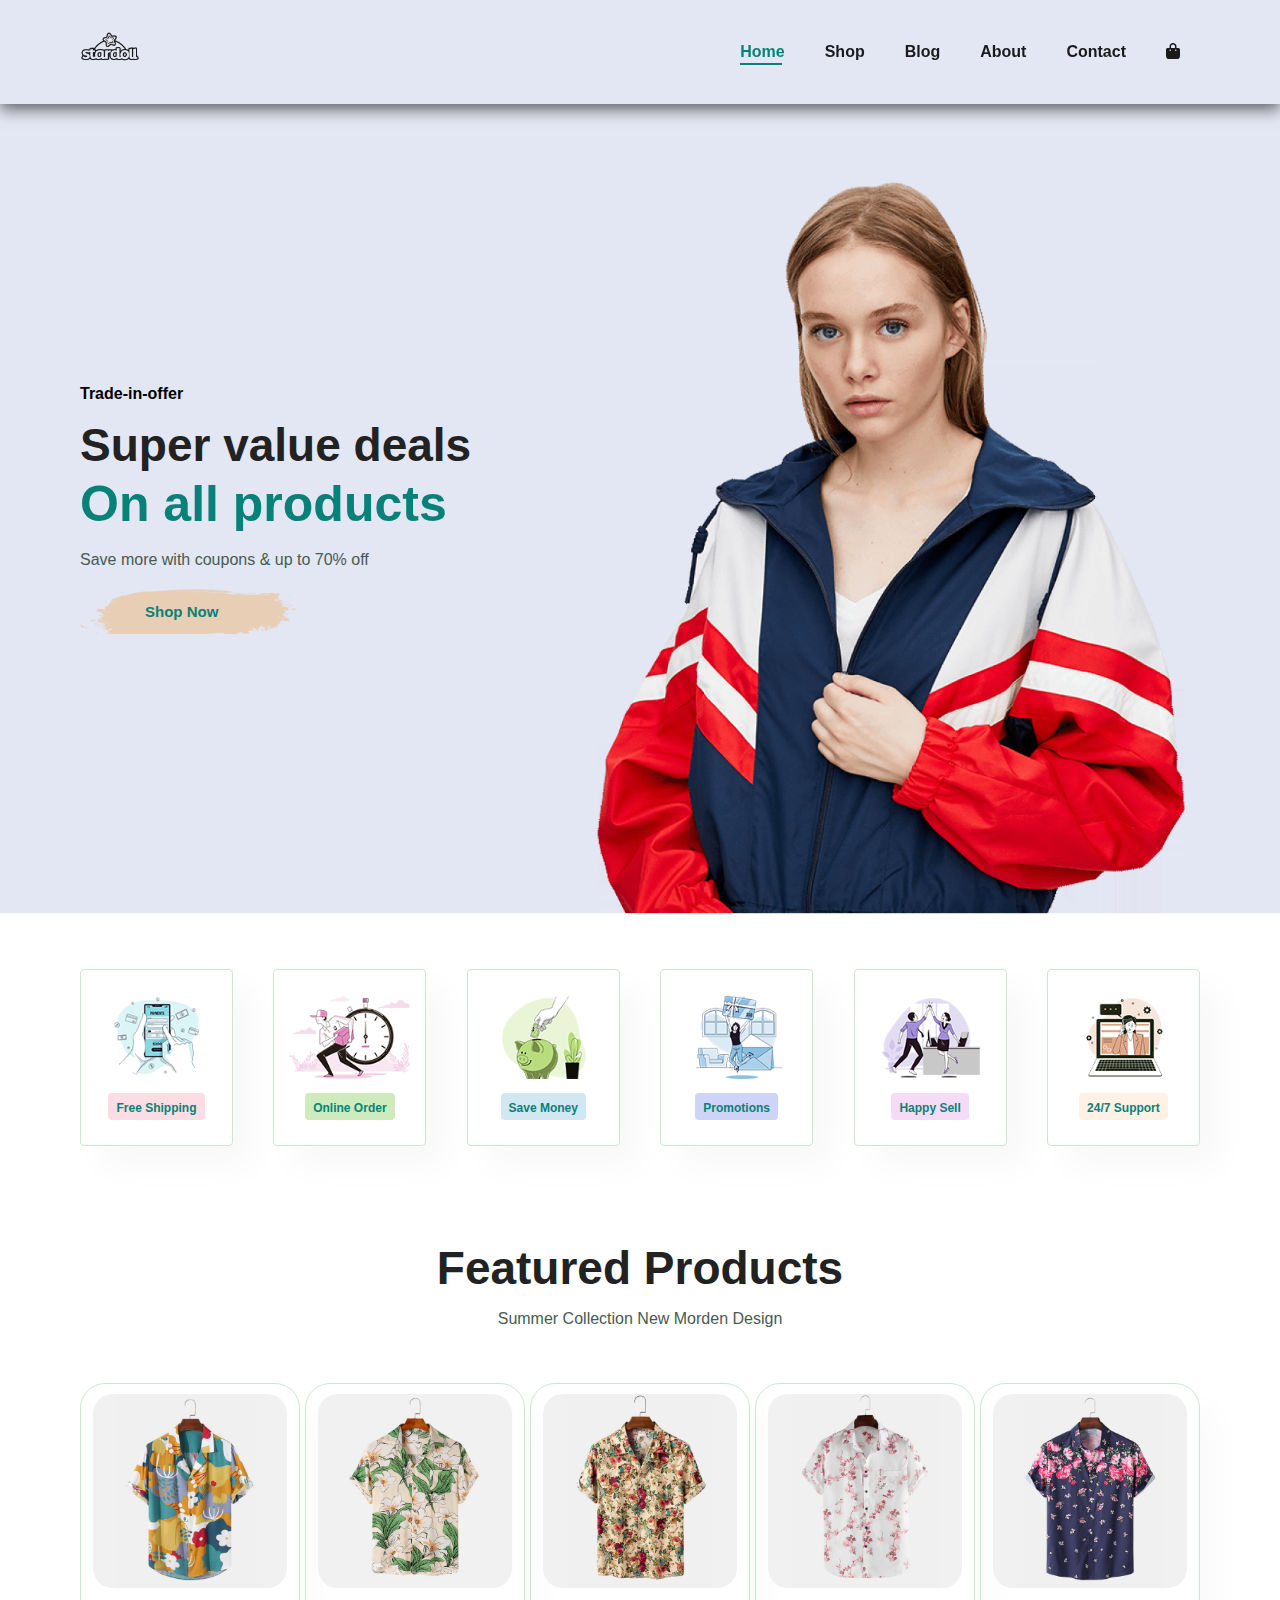
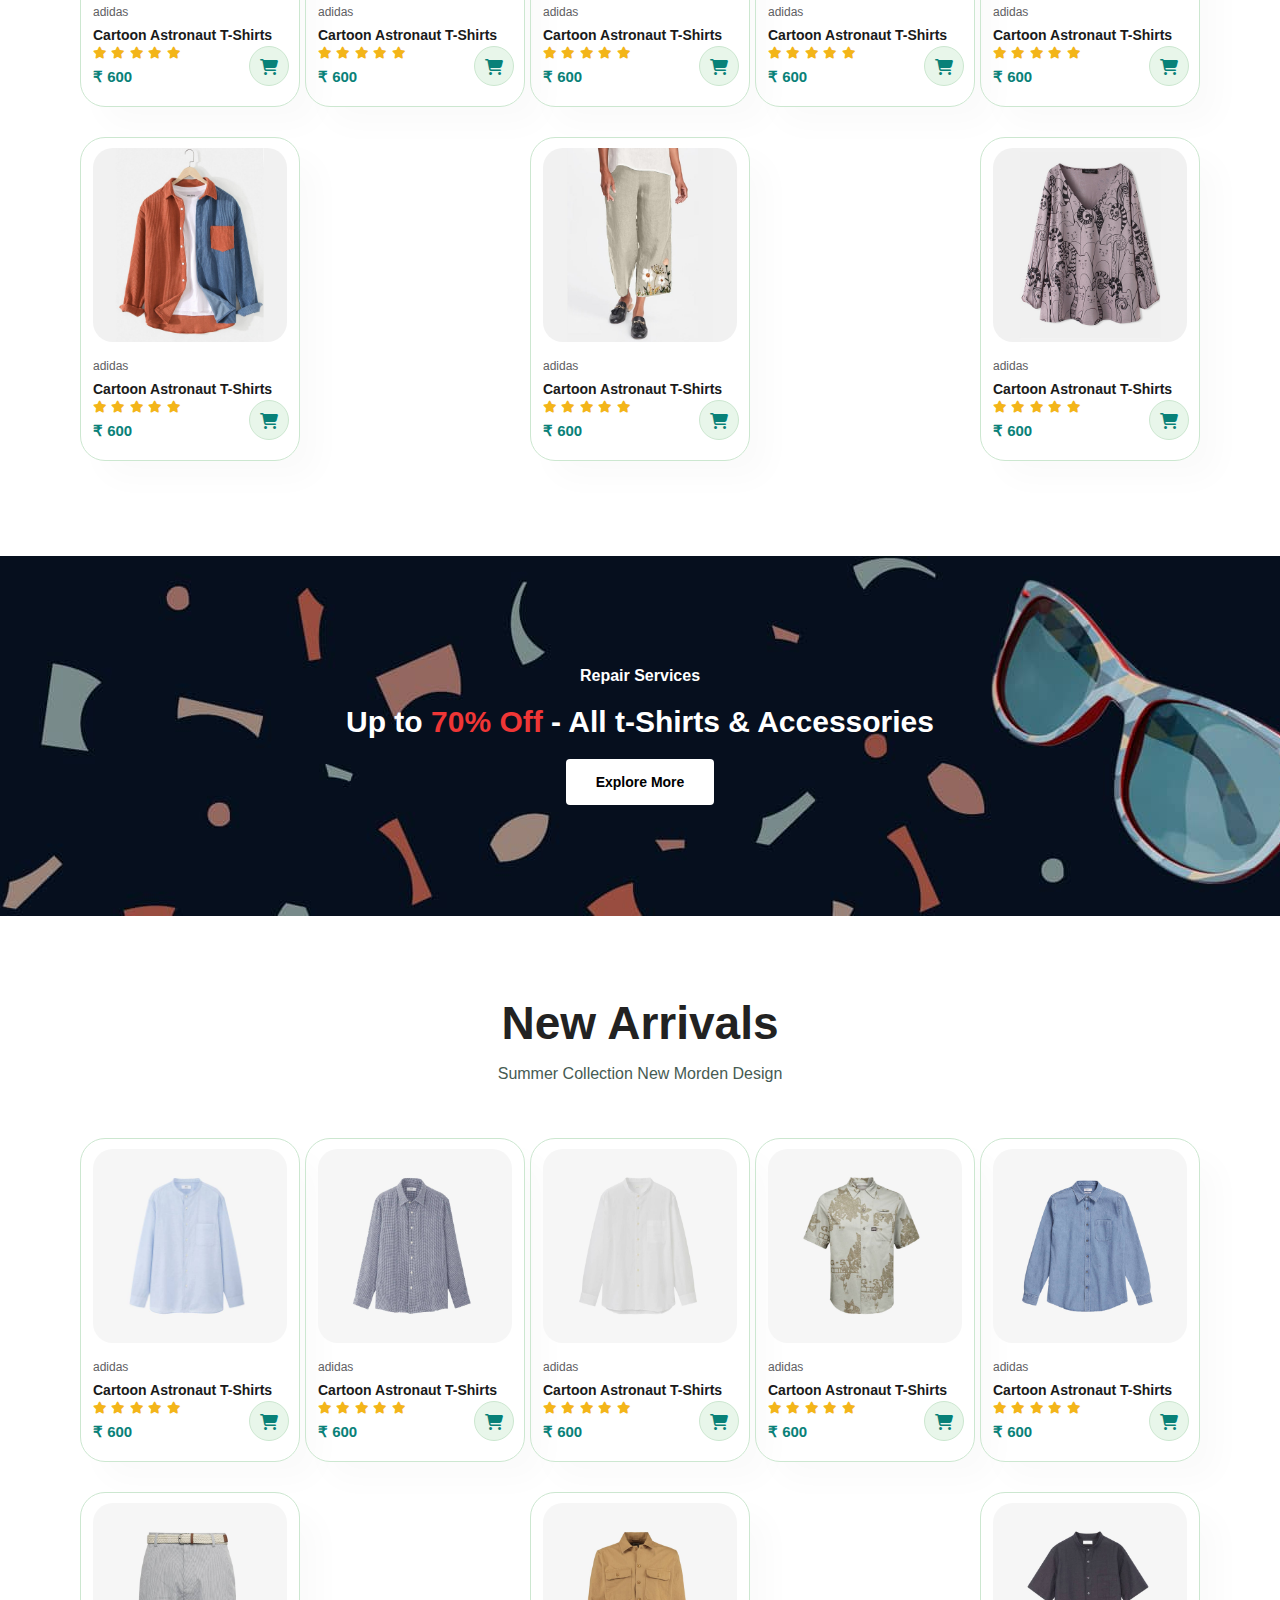
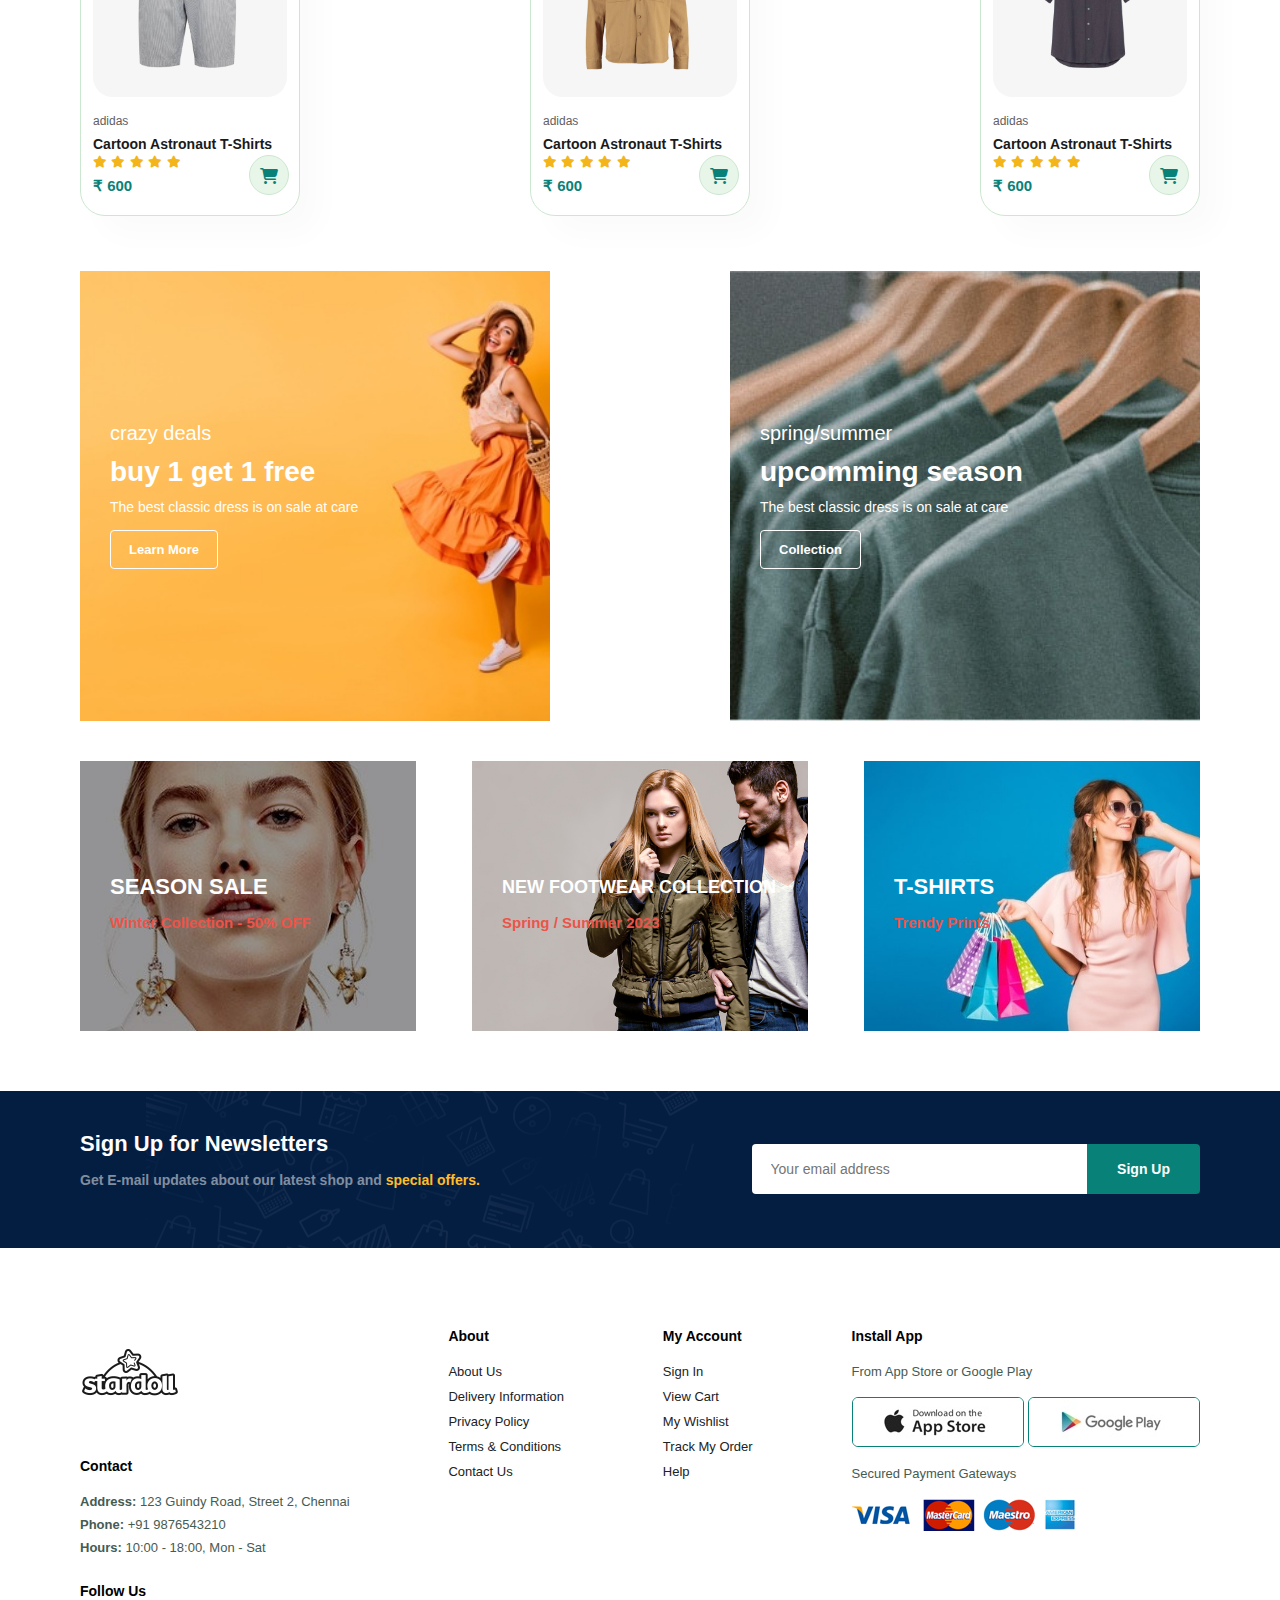
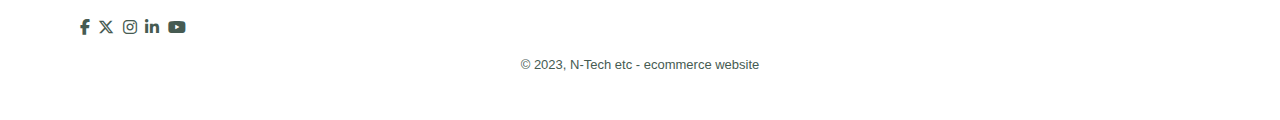
<file: E commerce Online shopping/Ecommerce_StarDoll-Dress-online-shoping-website/index.html>
<!DOCTYPE html>
<html lang="en">
<head>
    <meta charset="UTF-8">
    <meta name="viewport" content="width=device-width, initial-scale=1.0">
    <title>Ecommerce Website</title>
    <link rel="stylesheet" href="style.css">
    <link rel="stylesheet" href="https://cdnjs.cloudflare.com/ajax/libs/font-awesome/6.4.2/css/all.min.css" />
    
</head>
<body>
    <section id="header">
        <a href="#"><img src="images/logo3.png" alt=""></a>

        <div>
            <ul id="navbar">
                <li><a class="active" href="index.html">Home</a></li>
                <li><a href="shop.html">Shop</a></li>
                <li><a href="blog.html">Blog</a></li>
                <li><a href="about.html">About</a></li>
                <li><a href="contact.html">Contact</a></li>
                <li id="lg-bag"><a href="cart.html"><i class="fa-solid fa-bag-shopping"></i></a></li>
                <a href="" id="close"><i class="fa-solid fa-xmark"></i></a>
            </ul>
        </div>
        <div id="mobile">
            <a href="cart.html"><i class="fa-solid fa-bag-shopping"></i></a>
            <i id="bar" class="fa-solid fa-bars"></i>
        </div>
    </section>

    <section id="hero">
        <h4>Trade-in-offer</h4>
        <h2>Super value deals</h2>
        <h1>On all products</h1>
        <p>Save more with coupons & up to 70% off</p>
        <button>Shop Now</button>
    </section>

    <section id="feature" class="section-p1">
        <div class="fe-box">
            <img src="images/features/f1.png" alt="">
            <h6>Free Shipping</h6>
        </div>
        <div class="fe-box">
            <img src="images/features/f2.png" alt="">
            <h6>Online Order</h6>
        </div>
        <div class="fe-box">
            <img src="images/features/f3.png" alt="">
            <h6>Save Money</h6>
        </div>
        <div class="fe-box">
            <img src="images/features/f4.png" alt="">
            <h6>Promotions</h6>
        </div>
        <div class="fe-box">
            <img src="images/features/f5.png" alt="">
            <h6>Happy Sell</h6>
        </div>
        <div class="fe-box">
            <img src="images/features/f6.png" alt="">
            <h6>24/7 Support</h6>
        </div>
    </section>

    <section id="product1" class="section-p1">
        <h2>Featured Products</h2>
        <p>Summer Collection New Morden Design</p>
        <div class="pro-container">
            <!-- Product 1 -->
            <div class="pro">
                <img src="images/products/f1.jpg" alt="">
                <div class="des">
                    <span>adidas</span>
                    <h5>Cartoon Astronaut T-Shirts</h5>
                    <div class="star">
                        <i class="fa-solid fa-star"></i>
                        <i class="fa-solid fa-star"></i>
                        <i class="fa-solid fa-star"></i>
                        <i class="fa-solid fa-star"></i>
                        <i class="fa-solid fa-star"></i>
                    </div>
                    <h4>&#8377 600</h4>
                </div>
                <a href="#"><i class="fa-solid fa-cart-shopping cart"></i></a>
            </div>
            <!-- Product 2 -->
            <div class="pro">
                <img src="images/products/f2.jpg" alt="">
                <div class="des">
                    <span>adidas</span>
                    <h5>Cartoon Astronaut T-Shirts</h5>
                    <div class="star">
                        <i class="fa-solid fa-star"></i>
                        <i class="fa-solid fa-star"></i>
                        <i class="fa-solid fa-star"></i>
                        <i class="fa-solid fa-star"></i>
                        <i class="fa-solid fa-star"></i>
                    </div>
                    <h4>&#8377 600</h4>
                </div>
                <a href="#"><i class="fa-solid fa-cart-shopping cart"></i></a>
            </div>
            <!-- Product 3 -->
            <div class="pro">
                <img src="images/products/f3.jpg" alt="">
                <div class="des">
                    <span>adidas</span>
                    <h5>Cartoon Astronaut T-Shirts</h5>
                    <div class="star">
                        <i class="fa-solid fa-star"></i>
                        <i class="fa-solid fa-star"></i>
                        <i class="fa-solid fa-star"></i>
                        <i class="fa-solid fa-star"></i>
                        <i class="fa-solid fa-star"></i>
                    </div>
                    <h4>&#8377 600</h4>
                </div>
                <a href="#"><i class="fa-solid fa-cart-shopping cart"></i></a>
            </div>
            <!-- Product 4 -->
            <div class="pro">
                <img src="images/products/f4.jpg" alt="">
                <div class="des">
                    <span>adidas</span>
                    <h5>Cartoon Astronaut T-Shirts</h5>
                    <div class="star">
                        <i class="fa-solid fa-star"></i>
                        <i class="fa-solid fa-star"></i>
                        <i class="fa-solid fa-star"></i>
                        <i class="fa-solid fa-star"></i>
                        <i class="fa-solid fa-star"></i>
                    </div>
                    <h4>&#8377 600</h4>
                </div>
                <a href="#"><i class="fa-solid fa-cart-shopping cart"></i></a>
            </div>
            <!-- Product 5 -->
            <div class="pro">
                <img src="images/products/f5.jpg" alt="">
                <div class="des">
                    <span>adidas</span>
                    <h5>Cartoon Astronaut T-Shirts</h5>
                    <div class="star">
                        <i class="fa-solid fa-star"></i>
                        <i class="fa-solid fa-star"></i>
                        <i class="fa-solid fa-star"></i>
                        <i class="fa-solid fa-star"></i>
                        <i class="fa-solid fa-star"></i>
                    </div>
                    <h4>&#8377 600</h4>
                </div>
                <a href="#"><i class="fa-solid fa-cart-shopping cart"></i></a>
            </div>
            <!-- Product 6 -->
            <div class="pro">
                <img src="images/products/f6.jpg" alt="">
                <div class="des">
                    <span>adidas</span>
                    <h5>Cartoon Astronaut T-Shirts</h5>
                    <div class="star">
                        <i class="fa-solid fa-star"></i>
                        <i class="fa-solid fa-star"></i>
                        <i class="fa-solid fa-star"></i>
                        <i class="fa-solid fa-star"></i>
                        <i class="fa-solid fa-star"></i>
                    </div>
                    <h4>&#8377 600</h4>
                </div>
                <a href="#"><i class="fa-solid fa-cart-shopping cart"></i></a>
            </div>
            <!-- Product 7 -->
            <div class="pro">
                <img src="images/products/f7.jpg" alt="">
                <div class="des">
                    <span>adidas</span>
                    <h5>Cartoon Astronaut T-Shirts</h5>
                    <div class="star">
                        <i class="fa-solid fa-star"></i>
                        <i class="fa-solid fa-star"></i>
                        <i class="fa-solid fa-star"></i>
                        <i class="fa-solid fa-star"></i>
                        <i class="fa-solid fa-star"></i>
                    </div>
                    <h4>&#8377 600</h4>
                </div>
                <a href="#"><i class="fa-solid fa-cart-shopping cart"></i></a>
            </div>
            <!-- Product 8 -->
            <div class="pro">
                <img src="images/products/f8.jpg" alt="">
                <div class="des">
                    <span>adidas</span>
                    <h5>Cartoon Astronaut T-Shirts</h5>
                    <div class="star">
                        <i class="fa-solid fa-star"></i>
                        <i class="fa-solid fa-star"></i>
                        <i class="fa-solid fa-star"></i>
                        <i class="fa-solid fa-star"></i>
                        <i class="fa-solid fa-star"></i>
                    </div>
                    <h4>&#8377 600</h4>
                </div>
                <a href="#"><i class="fa-solid fa-cart-shopping cart"></i></a>
            </div>
        </div>
    </section>

    <section id="banner" class="section-m1">
        <h4>Repair Services</h4>
        <h2>Up to <span>70% Off</span> - All t-Shirts & Accessories</h2>
        <button class="normal">Explore More</button>
    </section>

    <section id="product1" class="section-p1">
        <h2>New Arrivals</h2>
        <p>Summer Collection New Morden Design</p>
        <div class="pro-container">
            <!-- Product 1 -->
            <div class="pro">
                <img src="images/products/n1.jpg" alt="">
                <div class="des">
                    <span>adidas</span>
                    <h5>Cartoon Astronaut T-Shirts</h5>
                    <div class="star">
                        <i class="fa-solid fa-star"></i>
                        <i class="fa-solid fa-star"></i>
                        <i class="fa-solid fa-star"></i>
                        <i class="fa-solid fa-star"></i>
                        <i class="fa-solid fa-star"></i>
                    </div>
                    <h4>&#8377 600</h4>
                </div>
                <a href="#"><i class="fa-solid fa-cart-shopping cart"></i></a>
            </div>
            <!-- Product 2 -->
            <div class="pro">
                <img src="images/products/n2.jpg" alt="">
                <div class="des">
                    <span>adidas</span>
                    <h5>Cartoon Astronaut T-Shirts</h5>
                    <div class="star">
                        <i class="fa-solid fa-star"></i>
                        <i class="fa-solid fa-star"></i>
                        <i class="fa-solid fa-star"></i>
                        <i class="fa-solid fa-star"></i>
                        <i class="fa-solid fa-star"></i>
                    </div>
                    <h4>&#8377 600</h4>
                </div>
                <a href="#"><i class="fa-solid fa-cart-shopping cart"></i></a>
            </div>
            <!-- Product 3 -->
            <div class="pro">
                <img src="images/products/n3.jpg" alt="">
                <div class="des">
                    <span>adidas</span>
                    <h5>Cartoon Astronaut T-Shirts</h5>
                    <div class="star">
                        <i class="fa-solid fa-star"></i>
                        <i class="fa-solid fa-star"></i>
                        <i class="fa-solid fa-star"></i>
                        <i class="fa-solid fa-star"></i>
                        <i class="fa-solid fa-star"></i>
                    </div>
                    <h4>&#8377 600</h4>
                </div>
                <a href="#"><i class="fa-solid fa-cart-shopping cart"></i></a>
            </div>
            <!-- Product 4 -->
            <div class="pro">
                <img src="images/products/n4.jpg" alt="">
                <div class="des">
                    <span>adidas</span>
                    <h5>Cartoon Astronaut T-Shirts</h5>
                    <div class="star">
                        <i class="fa-solid fa-star"></i>
                        <i class="fa-solid fa-star"></i>
                        <i class="fa-solid fa-star"></i>
                        <i class="fa-solid fa-star"></i>
                        <i class="fa-solid fa-star"></i>
                    </div>
                    <h4>&#8377 600</h4>
                </div>
                <a href="#"><i class="fa-solid fa-cart-shopping cart"></i></a>
            </div>
            <!-- Product 5 -->
            <div class="pro">
                <img src="images/products/n5.jpg" alt="">
                <div class="des">
                    <span>adidas</span>
                    <h5>Cartoon Astronaut T-Shirts</h5>
                    <div class="star">
                        <i class="fa-solid fa-star"></i>
                        <i class="fa-solid fa-star"></i>
                        <i class="fa-solid fa-star"></i>
                        <i class="fa-solid fa-star"></i>
                        <i class="fa-solid fa-star"></i>
                    </div>
                    <h4>&#8377 600</h4>
                </div>
                <a href="#"><i class="fa-solid fa-cart-shopping cart"></i></a>
            </div>
            <!-- Product 6 -->
            <div class="pro">
                <img src="images/products/n6.jpg" alt="">
                <div class="des">
                    <span>adidas</span>
                    <h5>Cartoon Astronaut T-Shirts</h5>
                    <div class="star">
                        <i class="fa-solid fa-star"></i>
                        <i class="fa-solid fa-star"></i>
                        <i class="fa-solid fa-star"></i>
                        <i class="fa-solid fa-star"></i>
                        <i class="fa-solid fa-star"></i>
                    </div>
                    <h4>&#8377 600</h4>
                </div>
                <a href="#"><i class="fa-solid fa-cart-shopping cart"></i></a>
            </div>
            <!-- Product 7 -->
            <div class="pro">
                <img src="images/products/n7.jpg" alt="">
                <div class="des">
                    <span>adidas</span>
                    <h5>Cartoon Astronaut T-Shirts</h5>
                    <div class="star">
                        <i class="fa-solid fa-star"></i>
                        <i class="fa-solid fa-star"></i>
                        <i class="fa-solid fa-star"></i>
                        <i class="fa-solid fa-star"></i>
                        <i class="fa-solid fa-star"></i>
                    </div>
                    <h4>&#8377 600</h4>
                </div>
                <a href="#"><i class="fa-solid fa-cart-shopping cart"></i></a>
            </div>
            <!-- Product 8 -->
            <div class="pro">
                <img src="images/products/n8.jpg" alt="">
                <div class="des">
                    <span>adidas</span>
                    <h5>Cartoon Astronaut T-Shirts</h5>
                    <div class="star">
                        <i class="fa-solid fa-star"></i>
                        <i class="fa-solid fa-star"></i>
                        <i class="fa-solid fa-star"></i>
                        <i class="fa-solid fa-star"></i>
                        <i class="fa-solid fa-star"></i>
                    </div>
                    <h4>&#8377 600</h4>
                </div>
                <a href="#"><i class="fa-solid fa-cart-shopping cart"></i></a>
            </div>
        </div>
    </section>

    <section id="sm-banner">
        <div class="banner-box">
            <h4>crazy deals</h4>
            <h2>buy 1 get 1 free</h2>
            <span>The best classic dress is on sale at care</span>
            <button class="white">Learn More</button>
        </div>
        <div class="banner-box banner-box2">
            <h4>spring/summer</h4>
            <h2>upcomming season</h2>
            <span>The best classic dress is on sale at care</span>
            <button class="white">Collection</button>
        </div>
    </section>
    
    <section id="banner3">
        <div class="banner-box">
            <h2>SEASON SALE</h2>
            <h3>Winter Collection - 50% OFF</h3>
        </div>
        <div class="banner-box banner-box2">
            <h2>NEW FOOTWEAR COLLECTION</h2>
            <h3>Spring / Summer 2023</h3>
        </div>
        <div class="banner-box banner-box3">
            <h2>T-SHIRTS</h2>
            <h3>Trendy Prints</h3>
        </div>
    </section>

    <section id="newsletter" class="section-p1 section-m1">
        <div class="newstext">
            <h4>Sign Up for Newsletters</h4>
            <p>Get E-mail updates about our latest shop and <span>special offers.</span></p>
        </div>
        <div class="form">
            <input type="text" placeholder="Your email address">
            <button class="normal">Sign Up</button>
        </div>
    </section>

    <footer class="section-p1">
        <div class="col">
            <img class="logo" src="images/logo3.png" alt="">
            <h4>Contact</h4>
            <p><strong>Address:</strong> 123 Guindy Road, Street 2, Chennai</p>
            <p><strong>Phone:</strong> +91 9876543210</p>
            <p><strong>Hours:</strong> 10:00 - 18:00, Mon - Sat</p>
            <div class="follow">
                <h4>Follow Us</h4>
                <div class="icon">
                    <i class="fa-brands fa-facebook-f"></i>
                    <i class="fa-brands fa-x-twitter"></i>
                    <i class="fa-brands fa-instagram"></i>
                    <i class="fa-brands fa-linkedin-in"></i>
                    <i class="fa-brands fa-youtube"></i>
                </div>
            </div>
        </div>

        <div class="col">
            <h4>About</h4>
            <a href="#">About Us</a>
            <a href="#">Delivery Information</a>
            <a href="#">Privacy Policy</a>
            <a href="#">Terms & Conditions</a>
            <a href="#">Contact Us</a>
        </div>

        <div class="col">
            <h4>My Account</h4>
            <a href="#">Sign In</a>
            <a href="#">View Cart</a>
            <a href="#">My Wishlist</a>
            <a href="#">Track My Order</a>
            <a href="#">Help</a>
        </div>

        <div class="col install">
            <h4>Install App</h4>
            <p>From App Store or Google Play</p>
            <div class="row">
                <img src="images/pay/app.jpg" alt="">
                <img src="images/pay/play.jpg" alt="">
            </div>
            <p>Secured Payment Gateways</p>
            <img src="images/pay/pay.png" alt="">
        </div>

        <div class="copyright">
            <p>&#169 2023, N-Tech etc - ecommerce website</p>
        </div>
        
    </footer>
    <script src="script.js"></script>
</body>
</html>
</file>
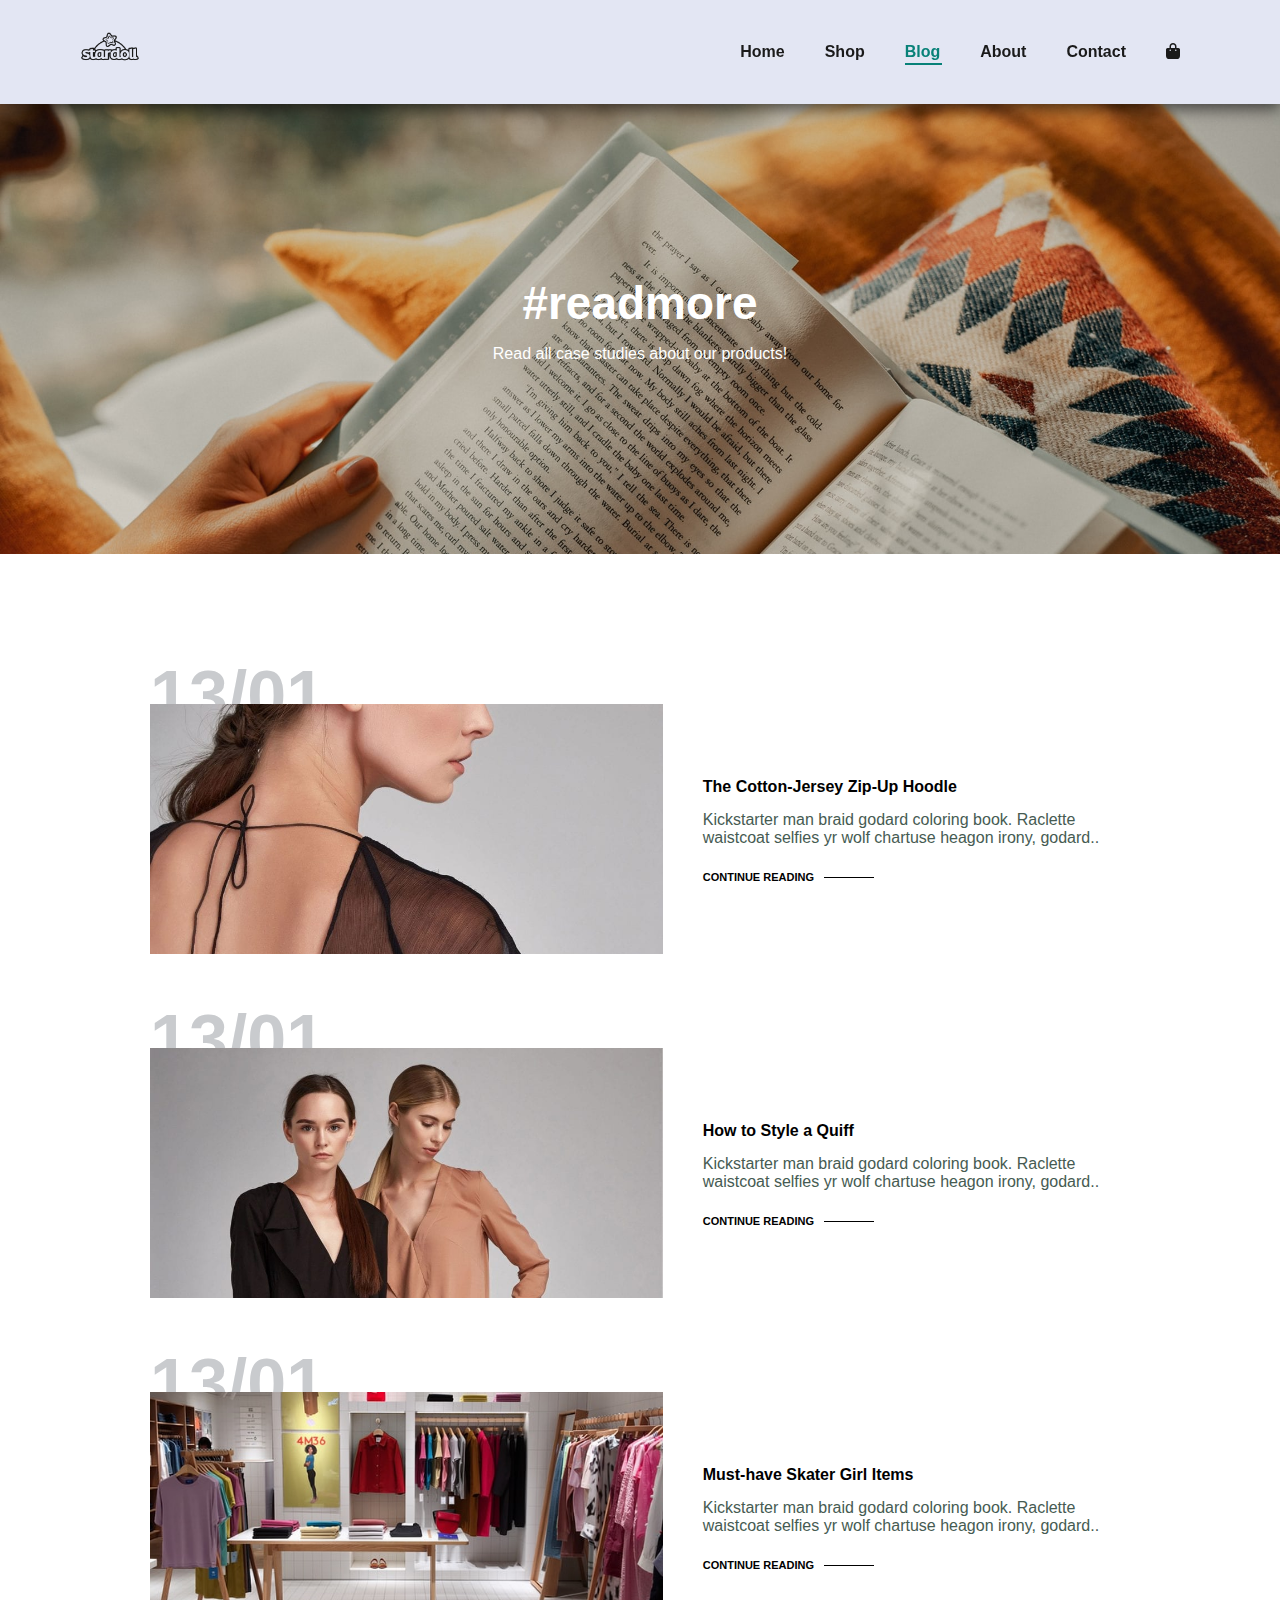
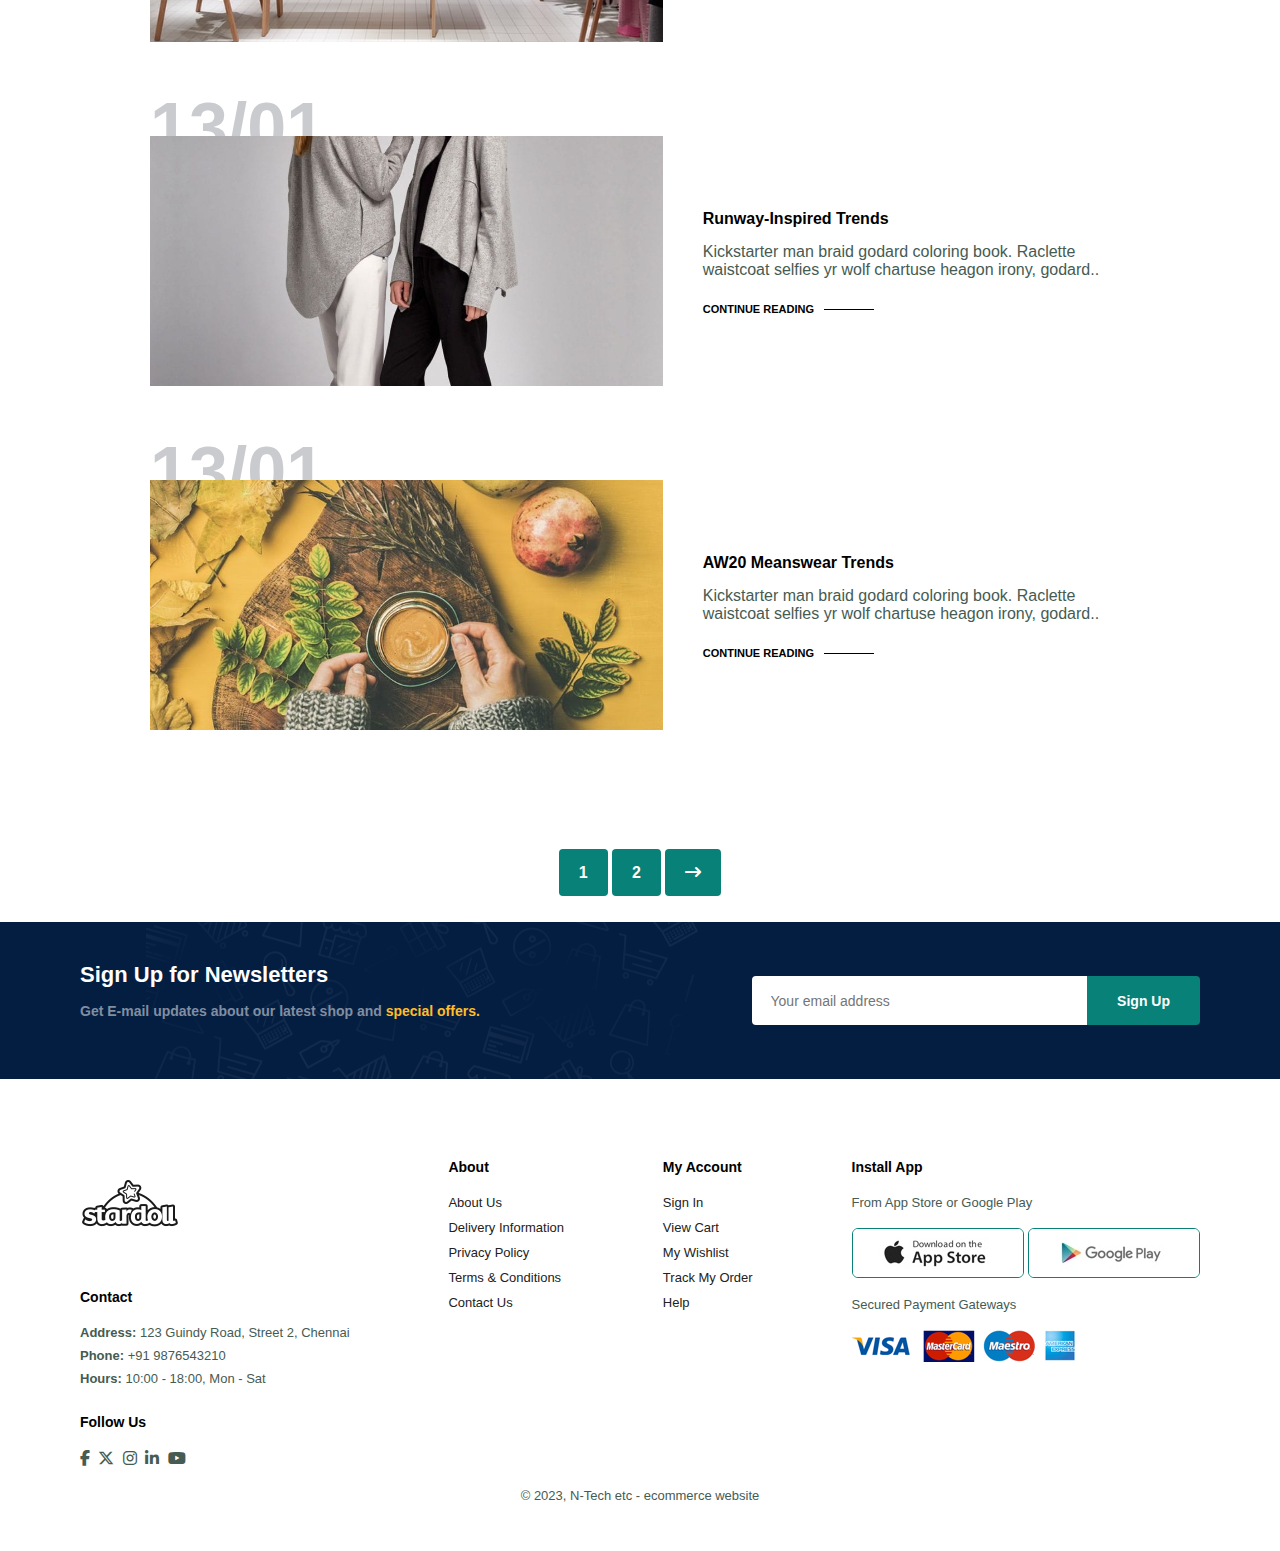
<file: E commerce Online shopping/Ecommerce_StarDoll-Dress-online-shoping-website/blog.html>
<!DOCTYPE html>
<html lang="en">
<head>
    <meta charset="UTF-8">
    <meta name="viewport" content="width=device-width, initial-scale=1.0">
    <title>Ecommerce Website</title>
    <link rel="stylesheet" href="style.css">
    <link rel="stylesheet" href="https://cdnjs.cloudflare.com/ajax/libs/font-awesome/6.4.2/css/all.min.css" />
    
</head>
<body>
    <section id="header">
        <a href="#"><img src="images/logo3.png" alt=""></a>

        <div>
            <ul id="navbar">
                <li><a href="index.html">Home</a></li>
                <li><a href="shop.html">Shop</a></li>
                <li><a class="active" href="blog.html">Blog</a></li>
                <li><a href="about.html">About</a></li>
                <li><a href="contact.html">Contact</a></li>
                <li id="lg-bag"><a href="cart.html"><i class="fa-solid fa-bag-shopping"></i></a></li>
                <a href="" id="close"><i class="fa-solid fa-xmark"></i></a>
            </ul>
        </div>
        <div id="mobile">
            <a href="cart.html"><i class="fa-solid fa-bag-shopping"></i></a>
            <i id="bar" class="fa-solid fa-bars"></i>
        </div>
    </section>

    <section id="page-header" class="blog-header">
        <h2>#readmore</h2>
        <p>Read all case studies about our products!</p>
    </section>

    <section id="blog">
        <div class="blog-box">
            <div class="blog-img">
                <img src="images/blog/b1.jpg" alt="">
            </div>
            <div class="blog-details">
                <h4>The Cotton-Jersey Zip-Up Hoodle</h4>
                <p>Kickstarter man braid godard coloring book. Raclette waistcoat selfies yr
                    wolf chartuse heagon irony, godard..
                </p>
                <a href="#">CONTINUE READING</a>
            </div>
            <h1>13/01</h1>
        </div>
        <div class="blog-box">
            <div class="blog-img">
                <img src="images/blog/b2.jpg" alt="">
            </div>
            <div class="blog-details">
                <h4>How to Style a Quiff</h4>
                <p>Kickstarter man braid godard coloring book. Raclette waistcoat selfies yr
                    wolf chartuse heagon irony, godard..
                </p>
                <a href="#">CONTINUE READING</a>
            </div>
            <h1>13/01</h1>
        </div>
        <div class="blog-box">
            <div class="blog-img">
                <img src="images/blog/b3.jpg" alt="">
            </div>
            <div class="blog-details">
                <h4>Must-have Skater Girl Items</h4>
                <p>Kickstarter man braid godard coloring book. Raclette waistcoat selfies yr
                    wolf chartuse heagon irony, godard..
                </p>
                <a href="#">CONTINUE READING</a>
            </div>
            <h1>13/01</h1>
        </div>
        <div class="blog-box">
            <div class="blog-img">
                <img src="images/blog/b4.jpg" alt="">
            </div>
            <div class="blog-details">
                <h4>Runway-Inspired Trends</h4>
                <p>Kickstarter man braid godard coloring book. Raclette waistcoat selfies yr
                    wolf chartuse heagon irony, godard..
                </p>
                <a href="#">CONTINUE READING</a>
            </div>
            <h1>13/01</h1>
        </div>
        <div class="blog-box">
            <div class="blog-img">
                <img src="images/blog/b6.jpg" alt="">
            </div>
            <div class="blog-details">
                <h4>AW20 Meanswear Trends</h4>
                <p>Kickstarter man braid godard coloring book. Raclette waistcoat selfies yr
                    wolf chartuse heagon irony, godard..
                </p>
                <a href="#">CONTINUE READING</a>
            </div>
            <h1>13/01</h1>
        </div>
    </section>

    <section id="pagination" class="sectipn-p1">
        <a href="#">1</a>
        <a href="#">2</a>
        <a href="#"><i class="fa-solid fa-arrow-right-long"></i></a>
    </section>

    <section id="newsletter" class="section-p1 section-m1">
        <div class="newstext">
            <h4>Sign Up for Newsletters</h4>
            <p>Get E-mail updates about our latest shop and <span>special offers.</span></p>
        </div>
        <div class="form">
            <input type="text" placeholder="Your email address">
            <button class="normal">Sign Up</button>
        </div>
    </section>

    <footer class="section-p1">
        <div class="col">
            <img class="logo" src="images/logo3.png" alt="">
            <h4>Contact</h4>
            <p><strong>Address:</strong> 123 Guindy Road, Street 2, Chennai</p>
            <p><strong>Phone:</strong> +91 9876543210</p>
            <p><strong>Hours:</strong> 10:00 - 18:00, Mon - Sat</p>
            <div class="follow">
                <h4>Follow Us</h4>
                <div class="icon">
                    <i class="fa-brands fa-facebook-f"></i>
                    <i class="fa-brands fa-x-twitter"></i>
                    <i class="fa-brands fa-instagram"></i>
                    <i class="fa-brands fa-linkedin-in"></i>
                    <i class="fa-brands fa-youtube"></i>
                </div>
            </div>
        </div>

        <div class="col">
            <h4>About</h4>
            <a href="#">About Us</a>
            <a href="#">Delivery Information</a>
            <a href="#">Privacy Policy</a>
            <a href="#">Terms & Conditions</a>
            <a href="#">Contact Us</a>
        </div>

        <div class="col">
            <h4>My Account</h4>
            <a href="#">Sign In</a>
            <a href="#">View Cart</a>
            <a href="#">My Wishlist</a>
            <a href="#">Track My Order</a>
            <a href="#">Help</a>
        </div>

        <div class="col install">
            <h4>Install App</h4>
            <p>From App Store or Google Play</p>
            <div class="row">
                <img src="images/pay/app.jpg" alt="">
                <img src="images/pay/play.jpg" alt="">
            </div>
            <p>Secured Payment Gateways</p>
            <img src="images/pay/pay.png" alt="">
        </div>

        <div class="copyright">
            <p>&#169 2023, N-Tech etc - ecommerce website</p>
        </div>
        
    </footer>
    <script src="script.js"></script>
</body>
</html>
</file>
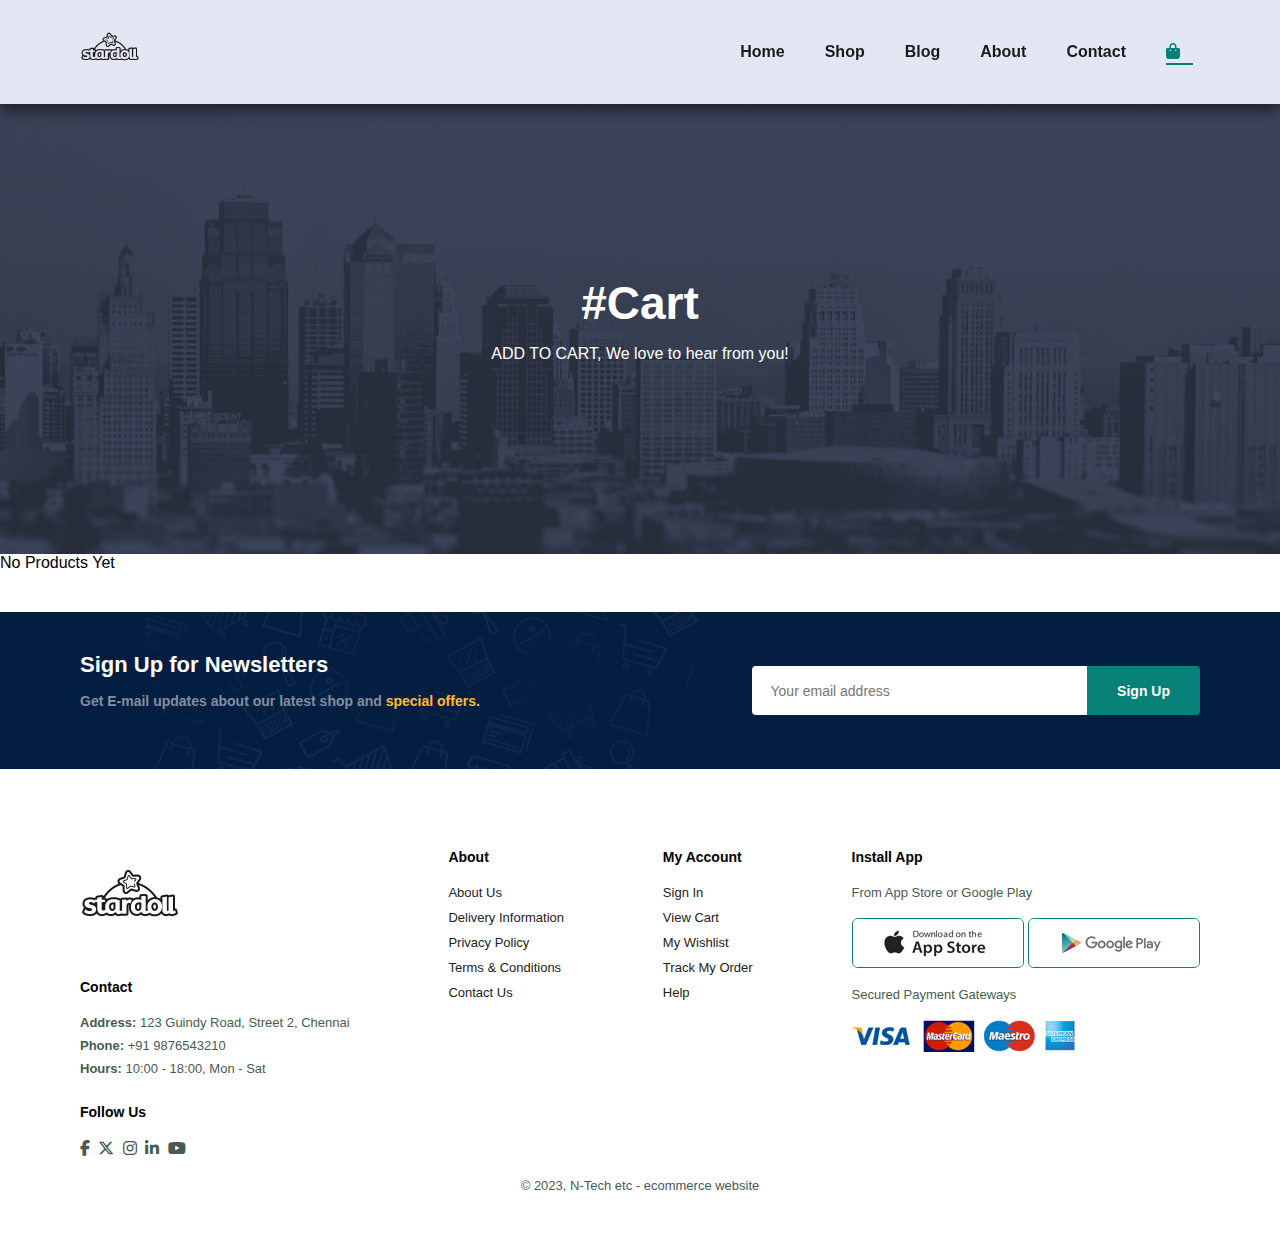
<file: E commerce Online shopping/Ecommerce_StarDoll-Dress-online-shoping-website/cart.html>
<!DOCTYPE html>
<html lang="en">
<head>
    <meta charset="UTF-8">
    <meta name="viewport" content="width=device-width, initial-scale=1.0">
    <title>Ecommerce Website</title>
    <link rel="stylesheet" href="style.css">
    <link rel="stylesheet" href="https://cdnjs.cloudflare.com/ajax/libs/font-awesome/6.4.2/css/all.min.css" />
    
</head>
<body>
    <section id="header">
        <a href="#"><img src="images/logo3.png" alt=""></a>

        <div>
            <ul id="navbar">
                <li><a href="index.html">Home</a></li>
                <li><a href="shop.html">Shop</a></li>
                <li><a href="blog.html">Blog</a></li>
                <li><a href="about.html">About</a></li>
                <li><a href="contact.html">Contact</a></li>
                <li id="lg-bag"><a href="cart.html" class="active"><i class="fa-solid fa-bag-shopping"></i></a></li>
                <a href="" id="close"><i class="fa-solid fa-xmark"></i></a>
            </ul>
        </div>
        <div id="mobile">
            <a href="cart.html"><i class="fa-solid fa-bag-shopping"></i></a>
            <i id="bar" class="fa-solid fa-bars"></i>
        </div>
    </section>

    <section id="page-header" class="about-header">
        <h2>#Cart</h2>
        <p>ADD TO CART, We love to hear from you!</p>
    </section>

    No Products Yet

    <section id="newsletter" class="section-p1 section-m1">
        <div class="newstext">
            <h4>Sign Up for Newsletters</h4>
            <p>Get E-mail updates about our latest shop and <span>special offers.</span></p>
        </div>
        <div class="form">
            <input type="text" placeholder="Your email address">
            <button class="normal">Sign Up</button>
        </div>
    </section>

    <footer class="section-p1">
        <div class="col">
            <img class="logo" src="images/logo3.png" alt="">
            <h4>Contact</h4>
            <p><strong>Address:</strong> 123 Guindy Road, Street 2, Chennai</p>
            <p><strong>Phone:</strong> +91 9876543210</p>
            <p><strong>Hours:</strong> 10:00 - 18:00, Mon - Sat</p>
            <div class="follow">
                <h4>Follow Us</h4>
                <div class="icon">
                    <i class="fa-brands fa-facebook-f"></i>
                    <i class="fa-brands fa-x-twitter"></i>
                    <i class="fa-brands fa-instagram"></i>
                    <i class="fa-brands fa-linkedin-in"></i>
                    <i class="fa-brands fa-youtube"></i>
                </div>
            </div>
        </div>

        <div class="col">
            <h4>About</h4>
            <a href="#">About Us</a>
            <a href="#">Delivery Information</a>
            <a href="#">Privacy Policy</a>
            <a href="#">Terms & Conditions</a>
            <a href="#">Contact Us</a>
        </div>

        <div class="col">
            <h4>My Account</h4>
            <a href="#">Sign In</a>
            <a href="#">View Cart</a>
            <a href="#">My Wishlist</a>
            <a href="#">Track My Order</a>
            <a href="#">Help</a>
        </div>

        <div class="col install">
            <h4>Install App</h4>
            <p>From App Store or Google Play</p>
            <div class="row">
                <img src="images/pay/app.jpg" alt="">
                <img src="images/pay/play.jpg" alt="">
            </div>
            <p>Secured Payment Gateways</p>
            <img src="images/pay/pay.png" alt="">
        </div>

        <div class="copyright">
            <p>&#169 2023, N-Tech etc - ecommerce website</p>
        </div>
        
    </footer>
    <script src="script.js"></script>
</body>
</html>
</file>
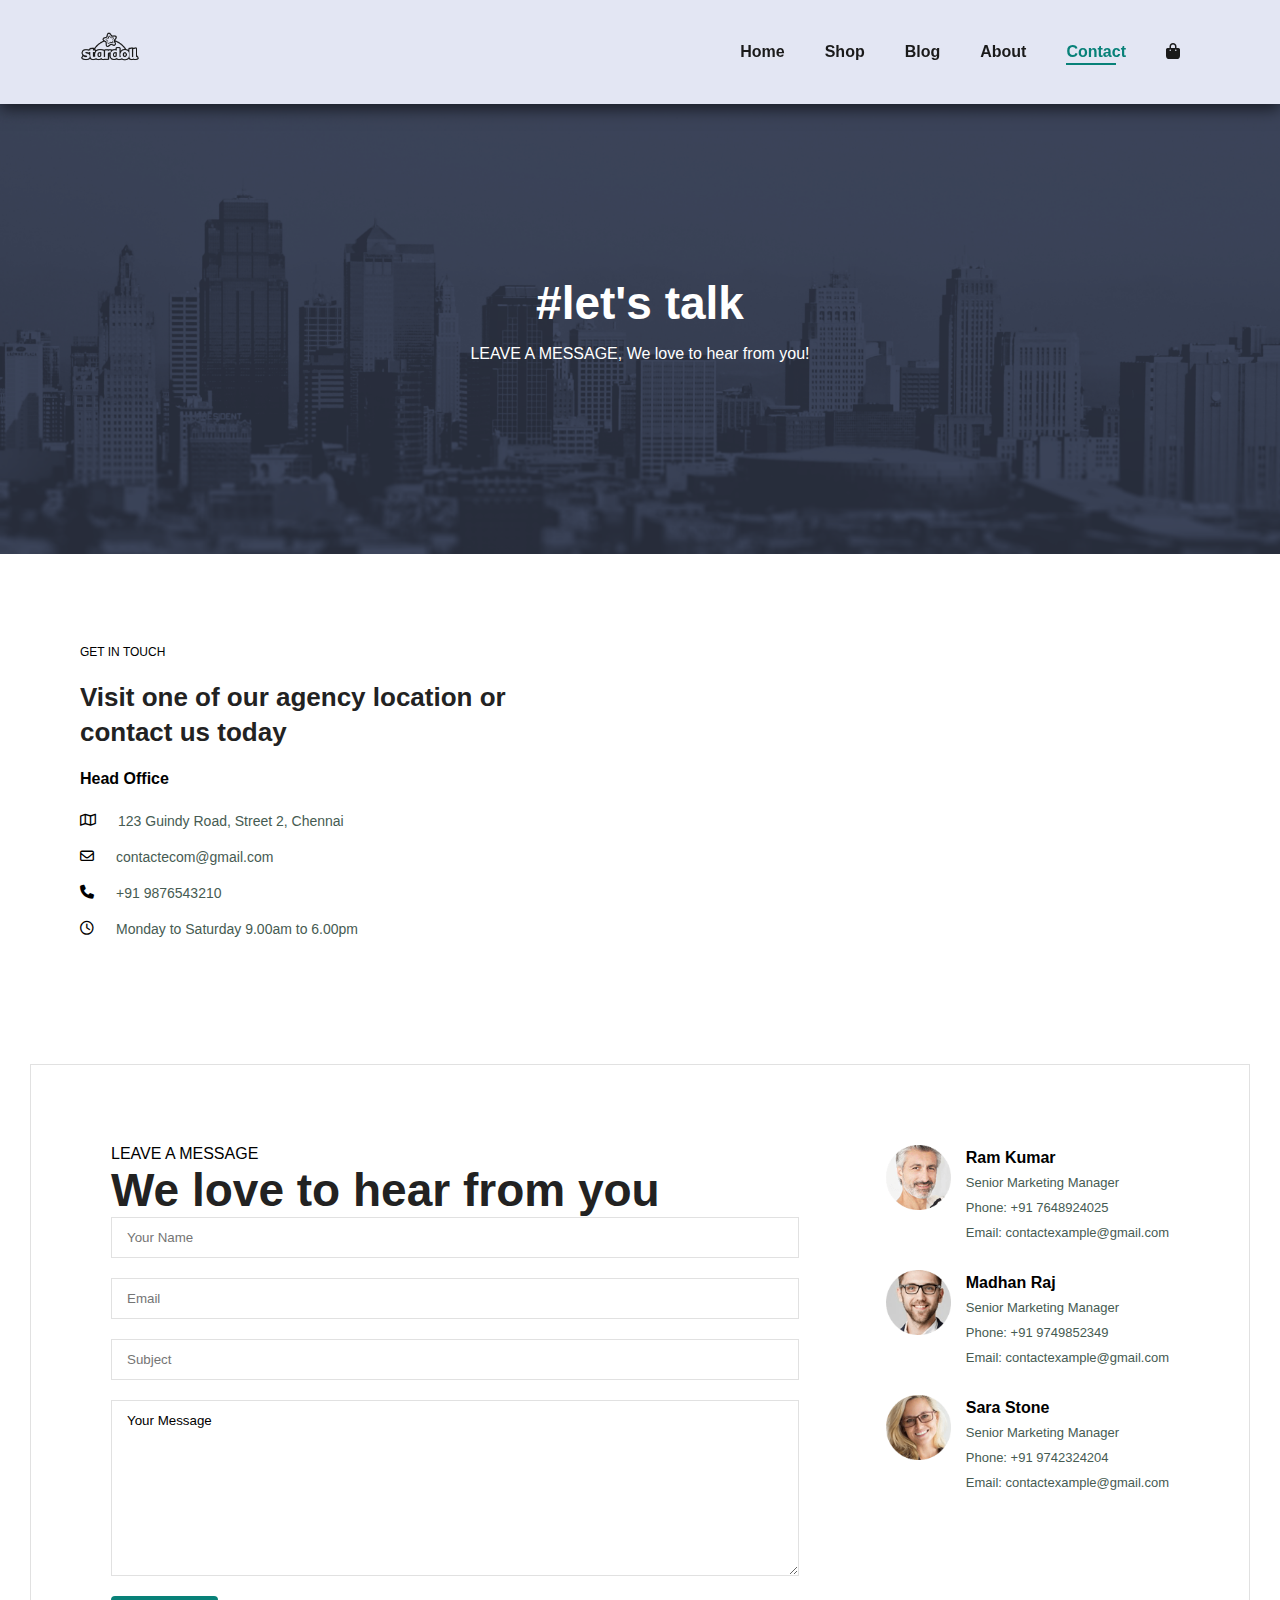
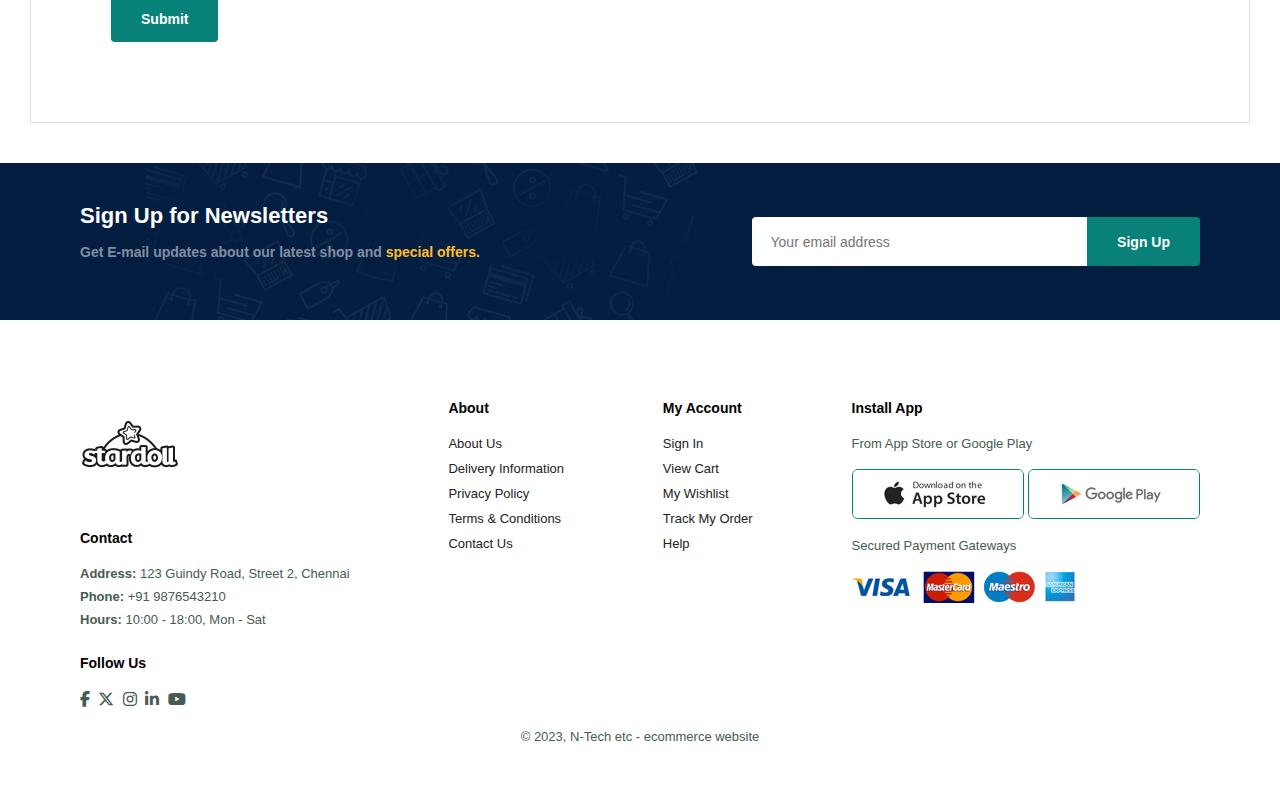
<file: E commerce Online shopping/Ecommerce_StarDoll-Dress-online-shoping-website/contact.html>
<!DOCTYPE html>
<html lang="en">
<head>
    <meta charset="UTF-8">
    <meta name="viewport" content="width=device-width, initial-scale=1.0">
    <title>Ecommerce Website</title>
    <link rel="stylesheet" href="style.css">
    <link rel="stylesheet" href="https://cdnjs.cloudflare.com/ajax/libs/font-awesome/6.4.2/css/all.min.css" />
    
</head>
<body>
    <section id="header">
        <a href="#"><img src="images/logo3.png" alt=""></a>

        <div>
            <ul id="navbar">
                <li><a href="index.html">Home</a></li>
                <li><a href="shop.html">Shop</a></li>
                <li><a href="blog.html">Blog</a></li>
                <li><a href="about.html">About</a></li>
                <li><a href="contact.html" class="active">Contact</a></li>
                <li id="lg-bag"><a href="cart.html"><i class="fa-solid fa-bag-shopping"></i></a></li>
                <a href="" id="close"><i class="fa-solid fa-xmark"></i></a>
            </ul>
        </div>
        <div id="mobile">
            <a href="cart.html"><i class="fa-solid fa-bag-shopping"></i></a>
            <i id="bar" class="fa-solid fa-bars"></i>
        </div>
    </section>

    <section id="page-header" class="about-header">
        <h2>#let's talk</h2>
        <p>LEAVE A MESSAGE, We love to hear from you!</p>
    </section>
    
    <section id="contact-details" class="section-p1">
        <div class="details">
            <span>GET IN TOUCH</span>
            <h2>Visit one of our agency location or contact us today</h2>
            <h3>Head Office</h3>
            <div>
                <li>
                    <i class="fa-regular fa-map"></i>
                    <p>123 Guindy Road, Street 2, Chennai</p>
                </li>
                <li>
                    <i class="fa-regular fa-envelope"></i>
                    <p>contactecom@gmail.com</p>
                </li>
                <li>
                    <i class="fa-solid fa-phone"></i>
                    <p>+91 9876543210</p>
                </li>
                <li>
                    <i class="fa-regular fa-clock"></i>
                    <p>Monday to Saturday 9.00am to 6.00pm</p>
                </li>
            </div>
        </div>

        <div class="map">
            <iframe src="https://www.google.com/maps/embed?pb=!1m18!1m12!1m3!1d31099.638356234704!2d80.19902962238255!3d13.006684784542687!2m3!1f0!2f0!3f0!3m2!1i1024!2i768!4f13.1!3m3!1m2!1s0x3a5267709aa40a7d%3A0xca348695fc512750!2sGuindy%2C%20Chennai%2C%20Tamil%20Nadu!5e0!3m2!1sen!2sin!4v1703495240034!5m2!1sen!2sin" width="600" height="450" style="border:0;" allowfullscreen="" loading="lazy" referrerpolicy="no-referrer-when-downgrade"></iframe>
        </div>
    </section>

    <section class="form-details">
        <form action="">
            <span>LEAVE A MESSAGE</span>
            <h2>We love to hear from you</h2>
            <input type="text" placeholder="Your Name">
            <input type="text" placeholder="Email">
            <input type="text" placeholder="Subject">
            <textarea name="" id="" cols="30" rows="10">Your Message</textarea>
            <button class="normal">Submit</button>
        </form>

        <div class="people">
            <div>
                <img src="./images/people/1.png" alt="">
                <p><span>Ram Kumar</span>Senior Marketing Manager <br> Phone: +91 7648924025 <br> Email: contactexample@gmail.com</p>
            </div>
            <div>
                <img src="./images/people/2.png" alt="">
                <p><span>Madhan Raj</span>Senior Marketing Manager <br> Phone: +91 9749852349 <br> Email: contactexample@gmail.com</p>
            </div>
            <div>
                <img src="./images/people/3.png" alt="">
                <p><span>Sara Stone</span>Senior Marketing Manager <br> Phone: +91 9742324204 <br> Email: contactexample@gmail.com</p>
            </div>
        </div>
    </section>

    <section id="newsletter" class="section-p1 section-m1">
        <div class="newstext">
            <h4>Sign Up for Newsletters</h4>
            <p>Get E-mail updates about our latest shop and <span>special offers.</span></p>
        </div>
        <div class="form">
            <input type="text" placeholder="Your email address">
            <button class="normal">Sign Up</button>
        </div>
    </section>

    <footer class="section-p1">
        <div class="col">
            <img class="logo" src="images/logo3.png" alt="">
            <h4>Contact</h4>
            <p><strong>Address:</strong> 123 Guindy Road, Street 2, Chennai</p>
            <p><strong>Phone:</strong> +91 9876543210</p>
            <p><strong>Hours:</strong> 10:00 - 18:00, Mon - Sat</p>
            <div class="follow">
                <h4>Follow Us</h4>
                <div class="icon">
                    <i class="fa-brands fa-facebook-f"></i>
                    <i class="fa-brands fa-x-twitter"></i>
                    <i class="fa-brands fa-instagram"></i>
                    <i class="fa-brands fa-linkedin-in"></i>
                    <i class="fa-brands fa-youtube"></i>
                </div>
            </div>
        </div>

        <div class="col">
            <h4>About</h4>
            <a href="#">About Us</a>
            <a href="#">Delivery Information</a>
            <a href="#">Privacy Policy</a>
            <a href="#">Terms & Conditions</a>
            <a href="#">Contact Us</a>
        </div>

        <div class="col">
            <h4>My Account</h4>
            <a href="#">Sign In</a>
            <a href="#">View Cart</a>
            <a href="#">My Wishlist</a>
            <a href="#">Track My Order</a>
            <a href="#">Help</a>
        </div>

        <div class="col install">
            <h4>Install App</h4>
            <p>From App Store or Google Play</p>
            <div class="row">
                <img src="images/pay/app.jpg" alt="">
                <img src="images/pay/play.jpg" alt="">
            </div>
            <p>Secured Payment Gateways</p>
            <img src="images/pay/pay.png" alt="">
        </div>

        <div class="copyright">
            <p>&#169 2023, N-Tech etc - ecommerce website</p>
        </div>
        
    </footer>
    <script src="script.js"></script>
</body>
</html>
</file>
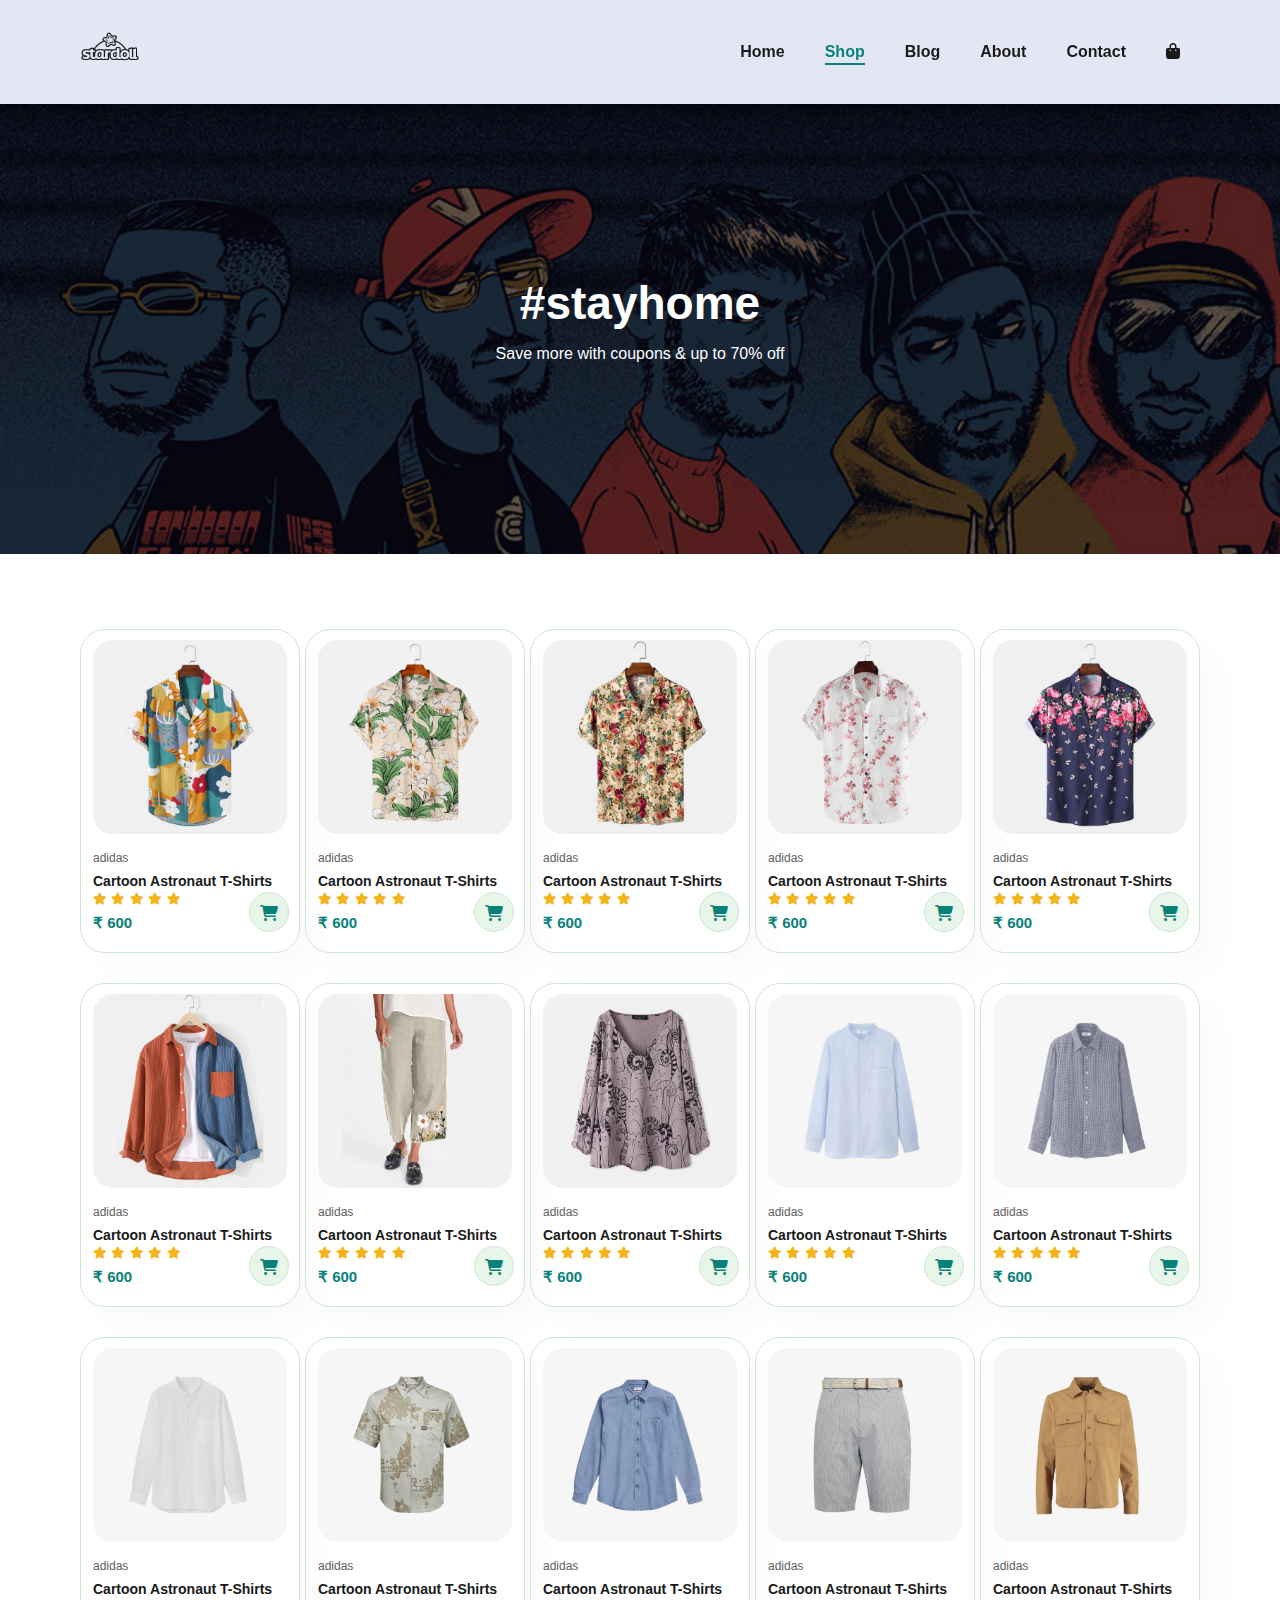
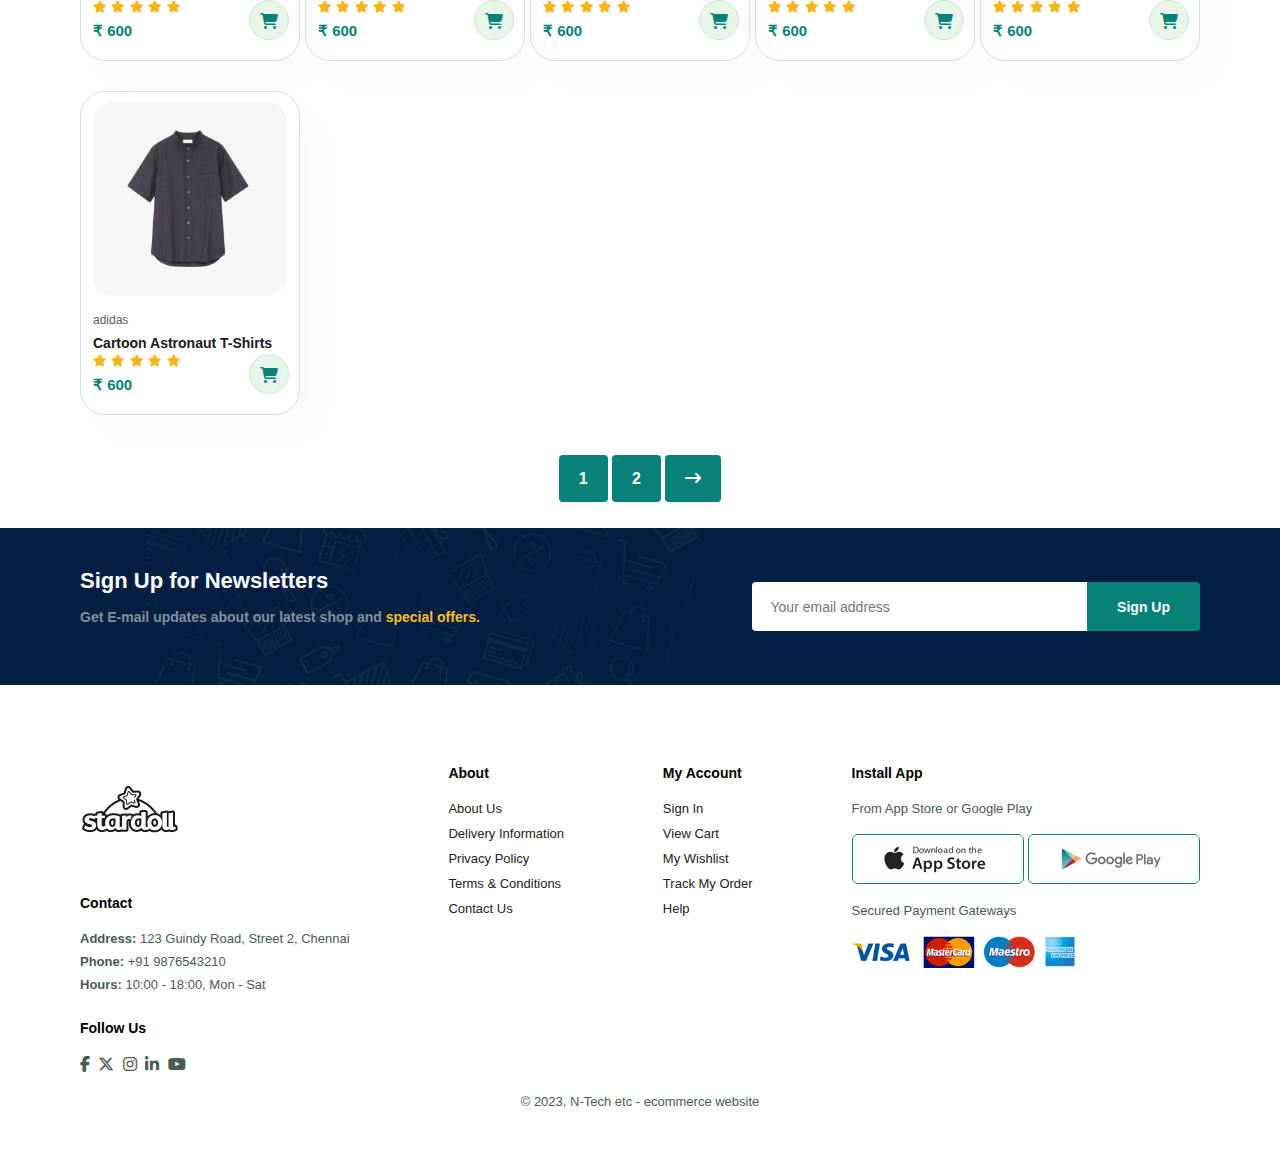
<file: E commerce Online shopping/Ecommerce_StarDoll-Dress-online-shoping-website/shop.html>
<!DOCTYPE html>
<html lang="en">
<head>
    <meta charset="UTF-8">
    <meta name="viewport" content="width=device-width, initial-scale=1.0">
    <title>Ecommerce Website</title>
    <link rel="stylesheet" href="style.css">
    <link rel="stylesheet" href="https://cdnjs.cloudflare.com/ajax/libs/font-awesome/6.4.2/css/all.min.css" />
    
</head>
<body>
    <section id="header">
        <a href="#"><img src="images/logo3.png" alt=""></a>

        <div>
            <ul id="navbar">
                <li><a href="index.html">Home</a></li>
                <li><a class="active" href="shop.html">Shop</a></li>
                <li><a href="blog.html">Blog</a></li>
                <li><a href="about.html">About</a></li>
                <li><a href="contact.html">Contact</a></li>
                <li id="lg-bag"><a href="cart.html"><i class="fa-solid fa-bag-shopping"></i></a></li>
                <a href="" id="close"><i class="fa-solid fa-xmark"></i></a>
            </ul>
        </div>
        <div id="mobile">
            <a href="cart.html"><i class="fa-solid fa-bag-shopping"></i></a>
            <i id="bar" class="fa-solid fa-bars"></i>
        </div>
    </section>

    <section id="page-header">
        <h2>#stayhome</h2>
        <p>Save more with coupons & up to 70% off</p>
    </section>

    <section id="product1" class="section-p1">
        <div class="pro-container">
            <!-- Product 1 -->
            <div class="pro" onclick="window.location.href='sproduct.html'">
                <img src="images/products/f1.jpg" alt="">
                <div class="des">
                    <span>adidas</span>
                    <h5>Cartoon Astronaut T-Shirts</h5>
                    <div class="star">
                        <i class="fa-solid fa-star"></i>
                        <i class="fa-solid fa-star"></i>
                        <i class="fa-solid fa-star"></i>
                        <i class="fa-solid fa-star"></i>
                        <i class="fa-solid fa-star"></i>
                    </div>
                    <h4>&#8377 600</h4>
                </div>
                <a href="#"><i class="fa-solid fa-cart-shopping cart"></i></a>
            </div>
            <!-- Product 2 -->
            <div class="pro">
                <img src="images/products/f2.jpg" alt="">
                <div class="des">
                    <span>adidas</span>
                    <h5>Cartoon Astronaut T-Shirts</h5>
                    <div class="star">
                        <i class="fa-solid fa-star"></i>
                        <i class="fa-solid fa-star"></i>
                        <i class="fa-solid fa-star"></i>
                        <i class="fa-solid fa-star"></i>
                        <i class="fa-solid fa-star"></i>
                    </div>
                    <h4>&#8377 600</h4>
                </div>
                <a href="#"><i class="fa-solid fa-cart-shopping cart"></i></a>
            </div>
            <!-- Product 3 -->
            <div class="pro">
                <img src="images/products/f3.jpg" alt="">
                <div class="des">
                    <span>adidas</span>
                    <h5>Cartoon Astronaut T-Shirts</h5>
                    <div class="star">
                        <i class="fa-solid fa-star"></i>
                        <i class="fa-solid fa-star"></i>
                        <i class="fa-solid fa-star"></i>
                        <i class="fa-solid fa-star"></i>
                        <i class="fa-solid fa-star"></i>
                    </div>
                    <h4>&#8377 600</h4>
                </div>
                <a href="#"><i class="fa-solid fa-cart-shopping cart"></i></a>
            </div>
            <!-- Product 4 -->
            <div class="pro">
                <img src="images/products/f4.jpg" alt="">
                <div class="des">
                    <span>adidas</span>
                    <h5>Cartoon Astronaut T-Shirts</h5>
                    <div class="star">
                        <i class="fa-solid fa-star"></i>
                        <i class="fa-solid fa-star"></i>
                        <i class="fa-solid fa-star"></i>
                        <i class="fa-solid fa-star"></i>
                        <i class="fa-solid fa-star"></i>
                    </div>
                    <h4>&#8377 600</h4>
                </div>
                <a href="#"><i class="fa-solid fa-cart-shopping cart"></i></a>
            </div>
            <!-- Product 5 -->
            <div class="pro">
                <img src="images/products/f5.jpg" alt="">
                <div class="des">
                    <span>adidas</span>
                    <h5>Cartoon Astronaut T-Shirts</h5>
                    <div class="star">
                        <i class="fa-solid fa-star"></i>
                        <i class="fa-solid fa-star"></i>
                        <i class="fa-solid fa-star"></i>
                        <i class="fa-solid fa-star"></i>
                        <i class="fa-solid fa-star"></i>
                    </div>
                    <h4>&#8377 600</h4>
                </div>
                <a href="#"><i class="fa-solid fa-cart-shopping cart"></i></a>
            </div>
            <!-- Product 6 -->
            <div class="pro">
                <img src="images/products/f6.jpg" alt="">
                <div class="des">
                    <span>adidas</span>
                    <h5>Cartoon Astronaut T-Shirts</h5>
                    <div class="star">
                        <i class="fa-solid fa-star"></i>
                        <i class="fa-solid fa-star"></i>
                        <i class="fa-solid fa-star"></i>
                        <i class="fa-solid fa-star"></i>
                        <i class="fa-solid fa-star"></i>
                    </div>
                    <h4>&#8377 600</h4>
                </div>
                <a href="#"><i class="fa-solid fa-cart-shopping cart"></i></a>
            </div>
            <!-- Product 7 -->
            <div class="pro">
                <img src="images/products/f7.jpg" alt="">
                <div class="des">
                    <span>adidas</span>
                    <h5>Cartoon Astronaut T-Shirts</h5>
                    <div class="star">
                        <i class="fa-solid fa-star"></i>
                        <i class="fa-solid fa-star"></i>
                        <i class="fa-solid fa-star"></i>
                        <i class="fa-solid fa-star"></i>
                        <i class="fa-solid fa-star"></i>
                    </div>
                    <h4>&#8377 600</h4>
                </div>
                <a href="#"><i class="fa-solid fa-cart-shopping cart"></i></a>
            </div>
            <!-- Product 8 -->
            <div class="pro">
                <img src="images/products/f8.jpg" alt="">
                <div class="des">
                    <span>adidas</span>
                    <h5>Cartoon Astronaut T-Shirts</h5>
                    <div class="star">
                        <i class="fa-solid fa-star"></i>
                        <i class="fa-solid fa-star"></i>
                        <i class="fa-solid fa-star"></i>
                        <i class="fa-solid fa-star"></i>
                        <i class="fa-solid fa-star"></i>
                    </div>
                    <h4>&#8377 600</h4>
                </div>
                <a href="#"><i class="fa-solid fa-cart-shopping cart"></i></a>
            </div>
            <!-- Product 1 -->
            <div class="pro">
                <img src="images/products/n1.jpg" alt="">
                <div class="des">
                    <span>adidas</span>
                    <h5>Cartoon Astronaut T-Shirts</h5>
                    <div class="star">
                        <i class="fa-solid fa-star"></i>
                        <i class="fa-solid fa-star"></i>
                        <i class="fa-solid fa-star"></i>
                        <i class="fa-solid fa-star"></i>
                        <i class="fa-solid fa-star"></i>
                    </div>
                    <h4>&#8377 600</h4>
                </div>
                <a href="#"><i class="fa-solid fa-cart-shopping cart"></i></a>
            </div>
            <!-- Product 2 -->
            <div class="pro">
                <img src="images/products/n2.jpg" alt="">
                <div class="des">
                    <span>adidas</span>
                    <h5>Cartoon Astronaut T-Shirts</h5>
                    <div class="star">
                        <i class="fa-solid fa-star"></i>
                        <i class="fa-solid fa-star"></i>
                        <i class="fa-solid fa-star"></i>
                        <i class="fa-solid fa-star"></i>
                        <i class="fa-solid fa-star"></i>
                    </div>
                    <h4>&#8377 600</h4>
                </div>
                <a href="#"><i class="fa-solid fa-cart-shopping cart"></i></a>
            </div>
            <!-- Product 3 -->
            <div class="pro">
                <img src="images/products/n3.jpg" alt="">
                <div class="des">
                    <span>adidas</span>
                    <h5>Cartoon Astronaut T-Shirts</h5>
                    <div class="star">
                        <i class="fa-solid fa-star"></i>
                        <i class="fa-solid fa-star"></i>
                        <i class="fa-solid fa-star"></i>
                        <i class="fa-solid fa-star"></i>
                        <i class="fa-solid fa-star"></i>
                    </div>
                    <h4>&#8377 600</h4>
                </div>
                <a href="#"><i class="fa-solid fa-cart-shopping cart"></i></a>
            </div>
            <!-- Product 4 -->
            <div class="pro">
                <img src="images/products/n4.jpg" alt="">
                <div class="des">
                    <span>adidas</span>
                    <h5>Cartoon Astronaut T-Shirts</h5>
                    <div class="star">
                        <i class="fa-solid fa-star"></i>
                        <i class="fa-solid fa-star"></i>
                        <i class="fa-solid fa-star"></i>
                        <i class="fa-solid fa-star"></i>
                        <i class="fa-solid fa-star"></i>
                    </div>
                    <h4>&#8377 600</h4>
                </div>
                <a href="#"><i class="fa-solid fa-cart-shopping cart"></i></a>
            </div>
            <!-- Product 5 -->
            <div class="pro">
                <img src="images/products/n5.jpg" alt="">
                <div class="des">
                    <span>adidas</span>
                    <h5>Cartoon Astronaut T-Shirts</h5>
                    <div class="star">
                        <i class="fa-solid fa-star"></i>
                        <i class="fa-solid fa-star"></i>
                        <i class="fa-solid fa-star"></i>
                        <i class="fa-solid fa-star"></i>
                        <i class="fa-solid fa-star"></i>
                    </div>
                    <h4>&#8377 600</h4>
                </div>
                <a href="#"><i class="fa-solid fa-cart-shopping cart"></i></a>
            </div>
            <!-- Product 6 -->
            <div class="pro">
                <img src="images/products/n6.jpg" alt="">
                <div class="des">
                    <span>adidas</span>
                    <h5>Cartoon Astronaut T-Shirts</h5>
                    <div class="star">
                        <i class="fa-solid fa-star"></i>
                        <i class="fa-solid fa-star"></i>
                        <i class="fa-solid fa-star"></i>
                        <i class="fa-solid fa-star"></i>
                        <i class="fa-solid fa-star"></i>
                    </div>
                    <h4>&#8377 600</h4>
                </div>
                <a href="#"><i class="fa-solid fa-cart-shopping cart"></i></a>
            </div>
            <!-- Product 7 -->
            <div class="pro">
                <img src="images/products/n7.jpg" alt="">
                <div class="des">
                    <span>adidas</span>
                    <h5>Cartoon Astronaut T-Shirts</h5>
                    <div class="star">
                        <i class="fa-solid fa-star"></i>
                        <i class="fa-solid fa-star"></i>
                        <i class="fa-solid fa-star"></i>
                        <i class="fa-solid fa-star"></i>
                        <i class="fa-solid fa-star"></i>
                    </div>
                    <h4>&#8377 600</h4>
                </div>
                <a href="#"><i class="fa-solid fa-cart-shopping cart"></i></a>
            </div>
            <!-- Product 8 -->
            <div class="pro">
                <img src="images/products/n8.jpg" alt="">
                <div class="des">
                    <span>adidas</span>
                    <h5>Cartoon Astronaut T-Shirts</h5>
                    <div class="star">
                        <i class="fa-solid fa-star"></i>
                        <i class="fa-solid fa-star"></i>
                        <i class="fa-solid fa-star"></i>
                        <i class="fa-solid fa-star"></i>
                        <i class="fa-solid fa-star"></i>
                    </div>
                    <h4>&#8377 600</h4>
                </div>
                <a href="#"><i class="fa-solid fa-cart-shopping cart"></i></a>
            </div>
        </div>
    </section>

    <section id="pagination" class="sectipn-p1">
        <a href="#">1</a>
        <a href="#">2</a>
        <a href="#"><i class="fa-solid fa-arrow-right-long"></i></a>
    </section>

    <section id="newsletter" class="section-p1 section-m1">
        <div class="newstext">
            <h4>Sign Up for Newsletters</h4>
            <p>Get E-mail updates about our latest shop and <span>special offers.</span></p>
        </div>
        <div class="form">
            <input type="text" placeholder="Your email address">
            <button class="normal">Sign Up</button>
        </div>
    </section>

    <footer class="section-p1">
        <div class="col">
            <img class="logo" src="images/logo3.png" alt="">
            <h4>Contact</h4>
            <p><strong>Address:</strong> 123 Guindy Road, Street 2, Chennai</p>
            <p><strong>Phone:</strong> +91 9876543210</p>
            <p><strong>Hours:</strong> 10:00 - 18:00, Mon - Sat</p>
            <div class="follow">
                <h4>Follow Us</h4>
                <div class="icon">
                    <i class="fa-brands fa-facebook-f"></i>
                    <i class="fa-brands fa-x-twitter"></i>
                    <i class="fa-brands fa-instagram"></i>
                    <i class="fa-brands fa-linkedin-in"></i>
                    <i class="fa-brands fa-youtube"></i>
                </div>
            </div>
        </div>

        <div class="col">
            <h4>About</h4>
            <a href="#">About Us</a>
            <a href="#">Delivery Information</a>
            <a href="#">Privacy Policy</a>
            <a href="#">Terms & Conditions</a>
            <a href="#">Contact Us</a>
        </div>

        <div class="col">
            <h4>My Account</h4>
            <a href="#">Sign In</a>
            <a href="#">View Cart</a>
            <a href="#">My Wishlist</a>
            <a href="#">Track My Order</a>
            <a href="#">Help</a>
        </div>

        <div class="col install">
            <h4>Install App</h4>
            <p>From App Store or Google Play</p>
            <div class="row">
                <img src="images/pay/app.jpg" alt="">
                <img src="images/pay/play.jpg" alt="">
            </div>
            <p>Secured Payment Gateways</p>
            <img src="images/pay/pay.png" alt="">
        </div>

        <div class="copyright">
            <p>&#169 2023, N-Tech etc - ecommerce website</p>
        </div>
        
    </footer>
    <script src="script.js"></script>
</body>
</html>
</file>
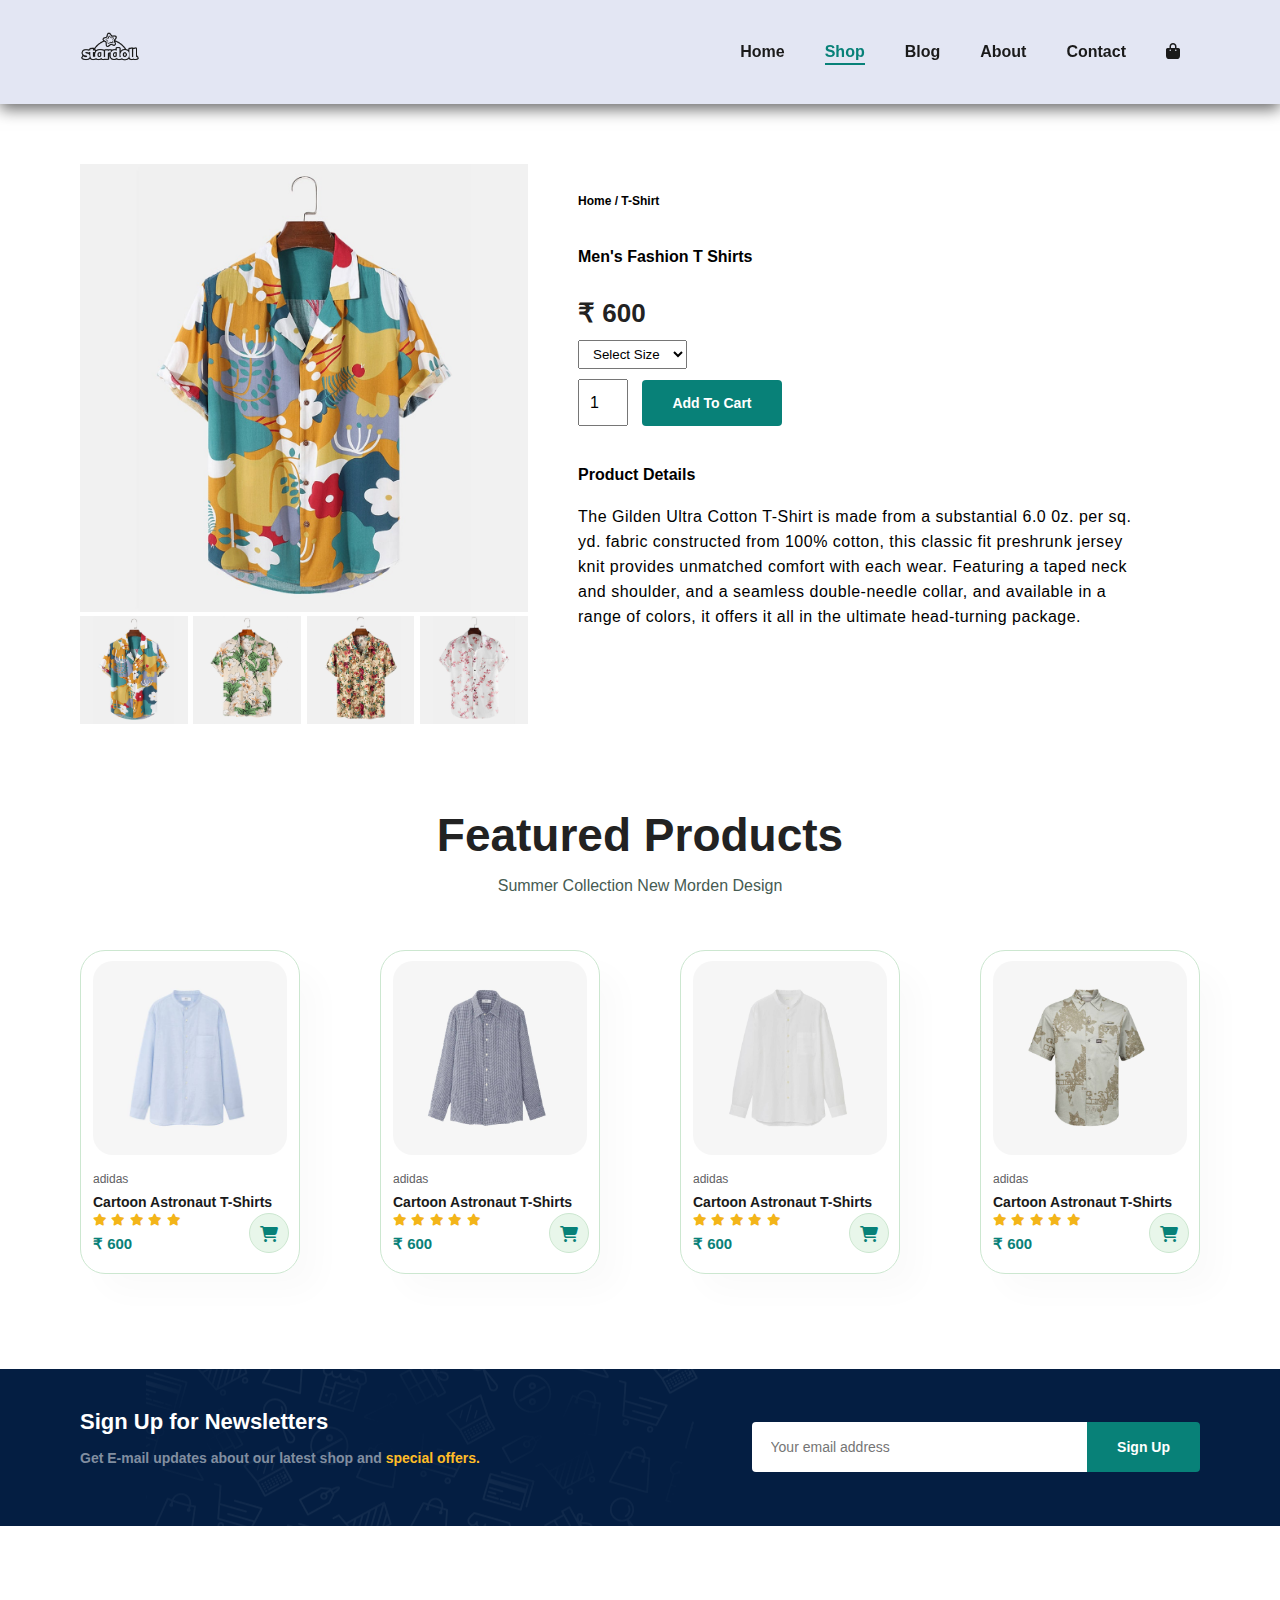
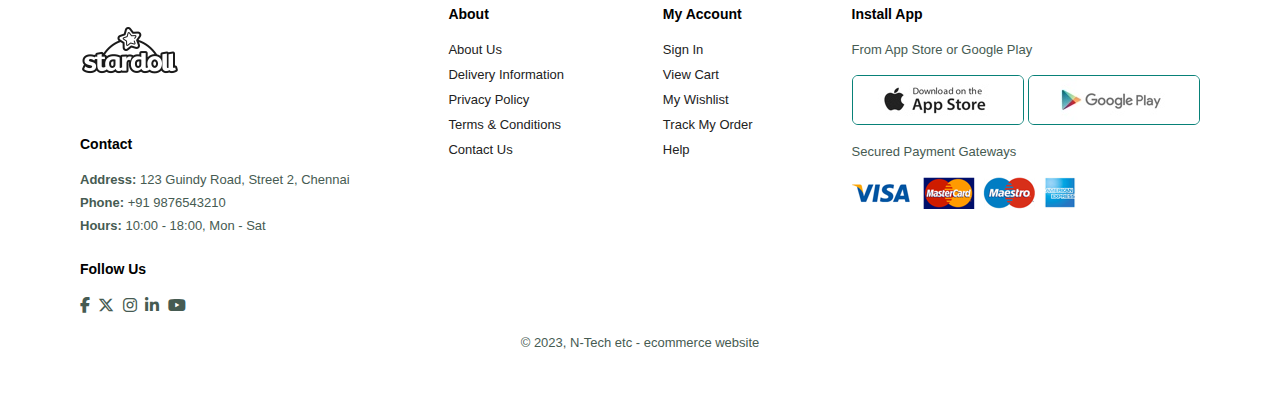
<file: E commerce Online shopping/Ecommerce_StarDoll-Dress-online-shoping-website/sproduct.html>
<!DOCTYPE html>
<html lang="en">
<head>
    <meta charset="UTF-8">
    <meta name="viewport" content="width=device-width, initial-scale=1.0">
    <title>Ecommerce Website</title>
    <link rel="stylesheet" href="style.css">
    <link rel="stylesheet" href="https://cdnjs.cloudflare.com/ajax/libs/font-awesome/6.4.2/css/all.min.css" />
    
</head>
<body>
    <section id="header">
        <a href="#"><img src="images/logo3.png" alt=""></a>

        <div>
            <ul id="navbar">
                <li><a href="index.html">Home</a></li>
                <li><a class="active" href="shop.html">Shop</a></li>
                <li><a href="blog.html">Blog</a></li>
                <li><a href="about.html">About</a></li>
                <li><a href="contact.html">Contact</a></li>
                <li id="lg-bag"><a href="cart.html"><i class="fa-solid fa-bag-shopping"></i></a></li>
                <a href="" id="close"><i class="fa-solid fa-xmark"></i></a>
            </ul>
        </div>
        <div id="mobile">
            <a href="cart.html"><i class="fa-solid fa-bag-shopping"></i></a>
            <i id="bar" class="fa-solid fa-bars"></i>
        </div>
    </section>

    <section id="prodetails" class="section-p1">
        <div class="single-pro-image">
            <img src="images/products/f1.jpg" width="100%" id="MainImg">

            <div class="small-img-group">
                <div class="small-img-col">
                    <img src="images/products/f1.jpg" width="100%" class="small-img">
                </div>
                <div class="small-img-col">
                    <img src="images/products/f2.jpg" width="100%" class="small-img">
                </div>
                <div class="small-img-col">
                    <img src="images/products/f3.jpg" width="100%" class="small-img">
                </div>
                <div class="small-img-col">
                    <img src="images/products/f4.jpg" width="100%" class="small-img">
                </div>
            </div>
        </div>
        <div class="single-pro-details">
            <h6>Home / T-Shirt</h6>
            <h4>Men's Fashion T Shirts</h4>
            <h2>&#8377 600</h2>
            <select>
                <option selected>Select Size</option>
                <option>XL</option>
                <option>XXL</option>
                <option>Small</option>
                <option>Large</option>
            </select>
            <input type="number" value="1">
            <button class="normal">Add To Cart</button>
            <h4>Product Details</h4>
            <span>The Gilden Ultra Cotton T-Shirt is made from a substantial 6.0 0z. per 
                  sq. yd. fabric constructed from 100% cotton, this classic fit preshrunk
                  jersey knit provides unmatched comfort with each wear. Featuring a taped neck
                  and shoulder, and a seamless double-needle collar, and available in a range
                  of colors, it offers it all in the ultimate head-turning package.
            </span>
        </div>
    </section>

    <section id="product1" class="section-p1">
        <h2>Featured Products</h2>
        <p>Summer Collection New Morden Design</p>
        <div class="pro-container">
            <!-- Product 1 -->
            <div class="pro">
                <img src="images/products/n1.jpg" alt="">
                <div class="des">
                    <span>adidas</span>
                    <h5>Cartoon Astronaut T-Shirts</h5>
                    <div class="star">
                        <i class="fa-solid fa-star"></i>
                        <i class="fa-solid fa-star"></i>
                        <i class="fa-solid fa-star"></i>
                        <i class="fa-solid fa-star"></i>
                        <i class="fa-solid fa-star"></i>
                    </div>
                    <h4>&#8377 600</h4>
                </div>
                <a href="#"><i class="fa-solid fa-cart-shopping cart"></i></a>
            </div>
            <!-- Product 2 -->
            <div class="pro">
                <img src="images/products/n2.jpg" alt="">
                <div class="des">
                    <span>adidas</span>
                    <h5>Cartoon Astronaut T-Shirts</h5>
                    <div class="star">
                        <i class="fa-solid fa-star"></i>
                        <i class="fa-solid fa-star"></i>
                        <i class="fa-solid fa-star"></i>
                        <i class="fa-solid fa-star"></i>
                        <i class="fa-solid fa-star"></i>
                    </div>
                    <h4>&#8377 600</h4>
                </div>
                <a href="#"><i class="fa-solid fa-cart-shopping cart"></i></a>
            </div>
            <!-- Product 3 -->
            <div class="pro">
                <img src="images/products/n3.jpg" alt="">
                <div class="des">
                    <span>adidas</span>
                    <h5>Cartoon Astronaut T-Shirts</h5>
                    <div class="star">
                        <i class="fa-solid fa-star"></i>
                        <i class="fa-solid fa-star"></i>
                        <i class="fa-solid fa-star"></i>
                        <i class="fa-solid fa-star"></i>
                        <i class="fa-solid fa-star"></i>
                    </div>
                    <h4>&#8377 600</h4>
                </div>
                <a href="#"><i class="fa-solid fa-cart-shopping cart"></i></a>
            </div>
            <!-- Product 4 -->
            <div class="pro">
                <img src="images/products/n4.jpg" alt="">
                <div class="des">
                    <span>adidas</span>
                    <h5>Cartoon Astronaut T-Shirts</h5>
                    <div class="star">
                        <i class="fa-solid fa-star"></i>
                        <i class="fa-solid fa-star"></i>
                        <i class="fa-solid fa-star"></i>
                        <i class="fa-solid fa-star"></i>
                        <i class="fa-solid fa-star"></i>
                    </div>
                    <h4>&#8377 600</h4>
                </div>
                <a href="#"><i class="fa-solid fa-cart-shopping cart"></i></a>
            </div>
        </div>
    </section>

    <section id="newsletter" class="section-p1 section-m1">
        <div class="newstext">
            <h4>Sign Up for Newsletters</h4>
            <p>Get E-mail updates about our latest shop and <span>special offers.</span></p>
        </div>
        <div class="form">
            <input type="text" placeholder="Your email address">
            <button class="normal">Sign Up</button>
        </div>
    </section>

    <footer class="section-p1">
        <div class="col">
            <img class="logo" src="images/logo3.png" alt="">
            <h4>Contact</h4>
            <p><strong>Address:</strong> 123 Guindy Road, Street 2, Chennai</p>
            <p><strong>Phone:</strong> +91 9876543210</p>
            <p><strong>Hours:</strong> 10:00 - 18:00, Mon - Sat</p>
            <div class="follow">
                <h4>Follow Us</h4>
                <div class="icon">
                    <i class="fa-brands fa-facebook-f"></i>
                    <i class="fa-brands fa-x-twitter"></i>
                    <i class="fa-brands fa-instagram"></i>
                    <i class="fa-brands fa-linkedin-in"></i>
                    <i class="fa-brands fa-youtube"></i>
                </div>
            </div>
        </div>

        <div class="col">
            <h4>About</h4>
            <a href="#">About Us</a>
            <a href="#">Delivery Information</a>
            <a href="#">Privacy Policy</a>
            <a href="#">Terms & Conditions</a>
            <a href="#">Contact Us</a>
        </div>

        <div class="col">
            <h4>My Account</h4>
            <a href="#">Sign In</a>
            <a href="#">View Cart</a>
            <a href="#">My Wishlist</a>
            <a href="#">Track My Order</a>
            <a href="#">Help</a>
        </div>

        <div class="col install">
            <h4>Install App</h4>
            <p>From App Store or Google Play</p>
            <div class="row">
                <img src="images/pay/app.jpg" alt="">
                <img src="images/pay/play.jpg" alt="">
            </div>
            <p>Secured Payment Gateways</p>
            <img src="images/pay/pay.png" alt="">
        </div>

        <div class="copyright">
            <p>&#169 2023, N-Tech etc - ecommerce website</p>
        </div>
        
    </footer>

    <script>
        var MainImg = document.getElementById("MainImg");
        var smallimg = document.getElementsByClassName("small-img");

        smallimg[0].onclick = function(){
            MainImg.src = smallimg[0].src;
        }
        smallimg[1].onclick = function(){
            MainImg.src = smallimg[1].src;
        }
        smallimg[2].onclick = function(){
            MainImg.src = smallimg[2].src;
        }
        smallimg[3].onclick = function(){
            MainImg.src = smallimg[3].src;
        }
    </script>
    <script src="script.js"></script>
</body>
</html>
</file>
<file: E commerce Online shopping/Ecommerce_StarDoll-Dress-online-shoping-website/style.css>
@import url('https://fonts.googleapis.com/css2?family=League+Spartan:wght@100;200;300;400;500;600;700;800;900&family=Playfair+Display:wght@400;500;600;700&family=Poppins:wght@400;500;600;700&display=swap');

*{
    margin: 0;
    padding: 0;
    box-sizing: border-box;
    font-family: 'Spartan',sans-serif;
}
h1{
    font-size: 50px;
    line-height: 64px;
    color: #222;
}
h2{
    font-size: 46px;
    line-height: 54px;
    color: #222;
}
/* h4{
    font-size: 20px;
    line-height: 64px;
    color: #222;
} */
h6{
    font-weight: 700;
    font-size: 12px;
}
p{
    font-size: 16px;
    color: #465b52;
    margin: 15px 0 20px 0;
}
.section-p1{
    padding: 40px 80px;
}
.section-m1{
    margin: 40px 0;
}
button.normal{
    font-size: 14px;
    font-weight: 600;
    padding: 15px 30px;
    color: #000;
    background-color: #fff;
    border-radius: 4px;
    cursor: pointer;
    border: none;
    outline: none;
    transition: 0.2s ease;
}
button.white{
    font-size: 13px;
    font-weight: 600;
    padding: 11px 18px;
    color:#fff;
    background-color: transparent;
    border-radius: 4px;
    cursor: pointer;
    border: 1px solid #fff;
    outline: none;
    transition: 0.2s;
}
body{
    width: 100%;
}
/* ---- Home Page ---- */
/* Section Header Start*/
#header{
    display: flex;
    align-items: center;
    justify-content: space-between;
    padding: 20px 80px;
    background-color: #E3E6F3;
    box-shadow: 0 5px 15px rgba(0,0,0,0.6);
    z-index: 999;
    position: sticky;
    top: 0;
    left: 0;
}
#header img{
    height: 60px;
}
#navbar{
    display: flex;
    align-items: center;
    justify-content: center;
}
#navbar li{
    list-style: none;
    padding: 0 20px;
    position: relative;
}
#navbar li a{
    text-decoration: none;
    font-size: 16px;
    font-weight: 600;
    color: #1a1a1a;
    transition: 0.3s ease;
}
#navbar li a:hover{
    color:#088178;
}
#navbar li a:hover,
#navbar li a.active{
    color:#088178;
}
#navbar li a.active::after,
#navbar li a:hover::after{
    content: '';
    width: 50%;
    height: 2px;
    background: #088178;
    position: absolute;
    bottom: -4px;
    left: 20px;
    text-align: center;
}

/* Media for navbar 768px - 1024px */

#mobile{
    display: none;
    align-items: center;
}
#close{
    display: none;
}
/* Section Hero -- Home Page*/
#hero{
    background-image: url("images/hero4.png");
    height: 90vh;
    width: 100%;
    background-size: cover;
    background-position: top 25% right 0;
    padding: 0 80px;
    display: flex;
    flex-direction: column;
    align-items: flex-start;
    justify-content: center;
}
#hero h4{
    padding-bottom: 15px;
}
#hero h1{
    color: #088178;
}
#hero button{
    background-image: url("images/button.png");
    background-color: transparent;
    color: #088178;
    border: 0;
    padding: 14px 80px 14px 65px;
    background-repeat: no-repeat;
    cursor: pointer;
    font-weight: 700;
    font-size: 15px;
}
/* Fearures */
#feature{
    display: flex;
    align-items: center;
    justify-content: space-between;
    flex-wrap: wrap;
}
#feature .fe-box{
    width: 153px;
    text-align: center;
    padding: 25px 15px;
    box-shadow: 20px 20px 34px rgba(0, 0, 0, 0.03);
    border: 1px solid #cce7d0;
    border-radius: 4px;
    margin: 15px 0;
}
#feature .fe-box:hover{
    box-shadow: 10px 10px 54px rgba(70, 62, 221, 0.1);
}
#feature .fe-box img{
    width: 100%;
    margin-bottom: 10px;
}
#feature .fe-box h6{
    display: inline-block;
    padding: 9px 8px 6px 8px;
    line-height: 1;
    border-radius: 4px;
    color: #088178;
    background-color: #fddde4;
}
#feature .fe-box:nth-child(2) h6{
    background-color: #cdebbc;
}
#feature .fe-box:nth-child(3) h6{
    background-color: #d1e8f2;
}
#feature .fe-box:nth-child(4) h6{
    background-color: #cdd4f8;
}
#feature .fe-box:nth-child(5) h6{
    background-color: #f6dbf6;
}
#feature .fe-box:nth-child(6) h6{
    background-color: #fff2e5;
}
/* Products */
#product1{
    text-align: center;
}
#product1 .pro-container{
    display: flex;
    justify-content: space-between;
    padding-top: 20px;
    flex-wrap: wrap;
}
#product1 .pro{
    width: 23%;
    width: 220px;
    padding: 10px 12px;
    border: 1px solid #cce7d0;
    border-radius: 25px;
    cursor: pointer;
    box-shadow: 20px 20px 30px rgba(0, 0, 0, 0.02);
    margin: 15px 0;
    transition: 0.2s ease;
    position: relative;
}
#product1 .pro:hover{
    border-radius: 8px;
    box-shadow: 20px 20px 30px rgba(0, 0, 0, 0.06);
}
#product1 .pro img{
    width: 100%;
    border-radius: 20px;
}
#product1 .pro .des{
    text-align: start;
    padding: 10px 0;
}
#product1 .pro .des span{
    color: #606063;
    font-size: 12px;
}
#product1 .pro .des h5{
    padding-top: 7px;
    color: #1a1a1a;
    font-size: 14px;
}
#product1 .pro .des i{
    font-size: 12px;
    color: rgb(243, 181, 25);
}
#product1 .pro .des h4{
    padding-top: 7px;
    font-size: 15px;
    font-weight: 700;
    color: #088178;
}
#product1 .pro .cart{
    width: 40px;
    height: 40px;
    line-height: 40px;
    border-radius: 50px;
    background-color: #e8f6ea;
    color: #088178;
    border: 1px solid #cce7d0;
    position: absolute;
    bottom: 20px;
    right: 10px;
}
/* Banner */
#banner{
    display: flex;
    flex-direction: column;
    justify-content: center;
    align-items: center;
    text-align: center;
    background-image: url(images/banner/b2.jpg);
    width: 100%;
    height: 40vh;
    background-size: cover;
    background-position: center;
}
#banner h4{
    color: #fff;
    font-size: 16px;
}
#banner h2{
    color: #fff;
    font-size: 30px;
    padding: 10px 0;
}
#banner h2 span{
    color: #ef3636;
}
#banner button:hover{
    background: #088178;
    color: #fff;
}
/* Banner 2 */
#sm-banner{
    display: flex;
    justify-content: space-between;
    flex-wrap: wrap;
    margin-bottom: 40px;
    padding: 0 80px;
}
#sm-banner .banner-box{
    display: flex;
    flex-direction: column;
    justify-content: center;
    align-items: flex-start;
    background-image: url(images/banner/b17.jpg);
    min-width: 470px;
    height: 50vh;
    background-size: cover;
    background-position: center;
    padding: 30px;
}
#sm-banner .banner-box2{
    background-image: url(images/banner/b10.jpg);
}

#sm-banner h4{
    color: #fff;
    font-size: 20px;
    font-weight: 300;
}
#sm-banner h2{
    color: #fff;
    font-size: 28px;
    font-weight: 800;
}
#sm-banner span{
    color: #fff;
    font-size: 14px;
    font-weight: 500;
    padding-bottom: 15px;
}
#sm-banner .banner-box:hover button{
    background: #088178;
    color: #fff;
}
/* Banner 3 */
#banner3{
    display: flex;
    justify-content: space-between;
    padding: 0 80px;
    flex-wrap: wrap;
}
#banner3 .banner-box{
    display: flex;
    flex-direction: column;
    justify-content: center;
    align-items: flex-start;
    background-image: url(images/banner/b7.jpg);
    min-width: 30%;
    height: 30vh;
    background-size: cover;
    background-position: center;
    padding: 30px;
    margin-bottom: 20px;
}
#banner3 .banner-box2{
    background-image: url(images/banner/b4.jpg);
}
#banner3 .banner-box2 h2{
    font-size: 18px; 
}
#banner3 .banner-box3{
    background-image: url(images/banner/b18.jpg);
}
#banner3 h2{
    color: #fff;
    font-weight: 900;
    font-size: 22px;
}
#banner3 h3{
    color: #ec544a;
    font-weight: 800;
    font-size: 15px;
}
/* Newsletter */

#newsletter{
    display: flex;
    justify-content: space-between;
    flex-wrap: wrap;
    align-items: center;
    background-image: url("images/banner/b14.png");
    background-repeat: no-repeat;
    background-position: 20% 30%;
    background-color: #041e42;
}
#newsletter h4{
    font-size: 22px;
    font-weight: 700;
    color: #fff;
}
#newsletter p{
    font-size: 14px;
    font-weight: 600;
    color: #818ea0;
}
#newsletter p span{
    color: #ffbd27;
}
#newsletter .form{
    display: flex;
    width: 40%;
}
#newsletter input{
    height: 3.124rem;
    padding: 0 1.25em;
    font-size: 14px;
    width: 100%;
    border: 1px solid transparent;
    border-radius: 4px;
    outline: none;
    border-top-right-radius: 0;
    border-bottom-right-radius: 0;
}
#newsletter button{
    background-color: #088178;
    color: #fff;
    white-space: nowrap;
    border-top-left-radius: 0;
    border-bottom-left-radius: 0;
}
/* Footer */
footer{
    display: flex;
    flex-wrap: wrap;
    justify-content: space-between;
}
footer .col{
    display: flex;
    flex-direction: column;
    align-items: flex-start;
    margin-bottom: 20px;
}
footer .logo{
    margin-bottom: 30px;
}
footer h4{
    font-size: 14px;
    padding-bottom: 20px;
}
footer p{
    font-size: 13px;
    margin: 0 0 8px 0;
}
footer a{
    font-size: 13px;
    text-decoration: none;
    color: #222;
    margin-bottom: 10px;
}
footer .follow{
    margin-top: 20px;
}
footer .follow i{
    color: #465b52;
    padding-right: 4px;
    cursor: pointer;
}
footer .follow i:hover,footer a:hover{
    color: #088178;
}
footer .install .row img{
    border: 1px solid #088178;
    border-radius: 6px;
}
footer .install img{
    margin: 10px 0 15px 0;
}
footer .copyright{
    width: 100%;
    text-align: center;
}

/* Shop Page */
/* Page header */
#page-header{
    background-image: url(images/banner/b1.jpg);
    width: 100%;
    height: 50vh;
    background-size: cover;
    display: flex;
    justify-content: center;
    flex-direction: column;
    text-align: center;
    padding: 14px;
}
#page-header h2,#page-header p{
    color: #fff;
}
/* Pagination */
#pagination{
    text-align: center;
}
#pagination a{
    text-decoration: none;
    background-color: #088178;
    padding: 15px 20px;
    border-radius: 4px;
    color: #fff;
    font-weight: 600;
}
#pagination a i{
    font-size: 16px;
    font-weight: 600;
}

/* ---Single Product details --- */
#prodetails{
    display: flex;
    margin-top: 20px;
}
#prodetails .single-pro-image{
    width: 40%;
    margin-right: 50px;
}
.small-img-group{
    display: flex;
    justify-content: space-between;
}
.small-img-col{
    flex-basis: 24%;
    cursor: pointer;
}
#prodetails .single-pro-details{
    width: 50%;
    padding-top: 30px;
}
#prodetails .single-pro-details h4{
    padding: 40px 0 20px 0;
}
#prodetails .single-pro-details h2  {
    font-size: 26px;
}
#prodetails .single-pro-details select{
    display: block;
    padding: 5px 10px;
    margin-bottom: 10px;
}
#prodetails .single-pro-details input{
    width: 50px;
    height: 47px;
    padding-left: 10px;
    font-size: 16px;
    margin-right: 10px;
}
#prodetails .single-pro-details button{
    background-color: #088178;
    color: #fff;
}
#prodetails .single-pro-details input:focus{
    outline: none;
}
#prodetails .single-pro-details span{
    line-height: 25px;
    letter-spacing: .5px;
}
/* Blog Page */
#page-header.blog-header{
    background-image: url("images/banner/b19.jpg");
}
#blog{
    padding: 150px;
    padding-bottom: 40px;
}
#blog .blog-box{
    display: flex;
    align-items: center;
    width: 100%;
    position: relative;
    padding-bottom: 90px;
}
#blog .blog-img{
    width: 60%;
    margin-right: 40px;
}
#blog img{
    width: 100%;
    height: 250px;
    object-fit: cover;
}
#blog .blog-details{
    width: 50%;
}
#blog .blog-details a{
    text-decoration: none;
    font-size: 11px;
    color: #000;
    font-weight: 700;
    position: relative;
    transition: 0.3s;
}
#blog .blog-details a::after{
    content: "";
    width: 50px;
    height: 1px;
    background-color: #000;
    position: absolute;
    top: 6px;
    right: -60px;
}
#blog .blog-details a:hover{
    color: #088178;
}
#blog .blog-details a:hover::after{
    background-color: #088178;
}
#blog .blog-box h1{
    position: absolute;
    top: -40px;
    left: 0;
    font-size: 70px;
    font-weight: 700;
    color: #c9cbce;
    z-index: -9;
}

/* About Page */
#page-header.about-header{
    background-image: url("images/about/banner.png");
}
#about-head {
    display: flex;
    align-items: center;
}
#about-head img{
    width: 50%;
    height: auto;
}
#about-head div{
    padding-left: 40px;
}
#about-head div p{
    text-align: justify;
}
#about-app{
    text-align: center;
}
#about-app .video{
    width: 70%;
    height: 100%;
    margin: 30px auto 0 auto;
}
#about-app .video video{
    width: 100%;
    height: 100%;
    border-radius: 20px;
}

/* Contact Page */

#contact-details{
    display: flex;
    align-items: center;
    justify-content: space-between;
}
#contact-details .details{
    width:40%;
}
#contact-details .details span,#form-details form span{
    font-size: 12px;
}
#contact-details .details h2,#form-details form h2{
    font-size: 26px;
    line-height: 35px;
    padding: 20px 0;
}
#contact-details .details h3{
    font-size: 16px;
    padding-bottom: 15px;
}
#contact-details .details li{
    list-style: none;
    display: flex;
    padding: 10px 0;
}
#contact-details .details li i{
    font-size: 14px;
    padding-right: 22px;
}
#contact-details .details li p{
    margin: 0;
    font-size: 14px;
}
#contact-details .map{
    width: 55%;
    height: 400px;
}
#contact-details .map iframe{
    width: 100%;
    height: 100%;
}
.form-details{
    display: flex;
    justify-content: space-between;
    margin: 30px;
    padding: 80px;
    border: 1px solid #e1e1e1;
}
.form-details form{
    width:65%;
    display: flex;
    flex-direction: column;
    align-items: flex-start;
}
.form-details form input,.form-details form textarea{
    width: 100%;
    padding: 12px 15px;
    outline: none;
    margin-bottom: 20px;
    border: 1px solid #e1e1e1;
}
.form-details form button{
    background-color: #088178;
    color: #fff;
}
.form-details .people div{
    padding-bottom: 25px;
    display: flex;
    align-items: flex-start;
}
.form-details .people div img{
    width: 65px;
    height: 65px;
    object-fit: cover;
    margin-right: 15px;
}
.form-details .people div p{
    margin: 0;
    font-size: 13px;
    line-height: 25px;
}
.form-details .people div p span{
    display: block;
    font-size: 16px;
    font-weight: 600;
    color: #000;
}


/* Media Query 799px*/
@media (max-width:799px) {

    /* Home Page */

    .section-p1{
        padding: 40px 40px;
    }
    #navbar {
        display: flex;
        flex-direction: column;
        align-items: flex-start;
        justify-content: flex-start;
        position: fixed;
        top: 0;
        right: -300px;
        height: 100vh;
        width: 300px;
        background-color: #E3E6F3;
        box-shadow: 0 40px 60px rgba(0, 0, 0, 0.1);
        padding: 80px 0 0 10px;
        transition: 0.3s;
    }
    #navbar.active{
        right: 0px;
    }
    #navbar li{
        margin-bottom: 25px;
    }
    #mobile{
        display: flex;
        align-items: center;
    }
    #mobile i{
        color: #1a1a1a;
        font-size: 24px;
        padding-left: 20px;
    }
    #close{
        display: initial;
        position: absolute;
        top: 30px;
        left: 30px;
        color: #222;
        font-size: 24px;
    }
    #lg-bag{
        display: none;
    }
    #hero {
        height: 70vh;
        padding: 0 70px;
        background-position: top 30% right 30%;
    }
    #feature {
        justify-content: center;
    }
    #feature .fe-box {
        margin: 15px 15px;
    }
    #product1 .pro-container {
        justify-content: center;
    }
    #product1 .pro{
        width: 250px;
        margin: 20px;
    }
    #banner {
        height: 20vh;
    }
    #sm-banner .banner-box {
        min-width: 100%;
        height: 30vh;
    }
    #banner3 .banner-box {
        width: 28%;
    }
    #newsletter .form {
        width: 70%;
    }
    /* Contact Page */
    .form-details {
        padding: 40px;
    }
    .form-details form{
        width: 50%;
    }
    
}
/* Media Query 477px */
@media (max-width:477px) {

    /* Home Page */

    .section-p1{
        padding: 20px;
    }
    #header {
        padding: 10px 30px;
    }
    h1 {
       font-size: 38px;
    }
    h2 {
       font-size: 32px;
    }
    #hero {
        padding: 0 20px;
        background-position: 55%;
    }
    #feature {
        justify-content: space-between;
    }
    #feature .fe-box {
        width: 155px;
        margin: 0 0 15px 0;
    }
    #product1 .pro {
        width: 100%;
    }
    #banner {
        height: 40vh;
    }
    #sm-banner {
        width: 100%;
        padding: 0 30px;
    }
    #sm-banner .banner-box{
      height: 40vh;
    }
    #sm-banner .banner-box2 {
        margin-top: 20px;
    }
    #banner3 {
        padding: 0 30px;
    }
    #banner3 .banner-box {
        width: 100%;
    }
    #newsletter {
        padding: 40px 20px;
    }
    #newsletter .form {
        width: 100%;
    }
    footer .copyright {
        text-align: start;
    }
    /* Single product */
    #prodetails {
        display: flex;
        flex-direction: column;
    }
    #prodetails .single-pro-image {
        width: 100%;
        margin-right: 0px;
    }
    #prodetails .single-pro-details {
        width: 100%;
    }

    /* Blog Page */

    #blog .blog-box {
        display: flex;
        flex-direction: column;
        align-items: flex-start;
    }
    #blog {
        padding: 100px 20px 0 20px;
        padding-bottom: 40px;
    }
    #blog .blog-img {
        width: 100%;
        margin-right: 0px;
        margin-bottom: 30px;
    }
    #blog .blog-details {
        width: 100%;
    }
    /* About Page */
    #about-head {
        flex-direction: column;
    }
    #about-head img {
        width: 100%;
        margin-bottom: 20px;
    }
    #about-head div {
        padding-left: 0px;
    }
    #about-app .video {
        width: 100%;
    }
    /* Contact Page */

    #contact-details {
        flex-direction: column;
    }
    #contact-details .details{
        width: 100%;
        margin-bottom: 30px;
    }
    #contact-details .map{
        width: 100%;
    }
    .form-details{
        margin: 10px;
        padding: 30px 10px;
        flex-wrap: wrap;
    }
    .form-details form{
        width: 100%;
        margin-bottom: 30px;
    }
}
</file>
